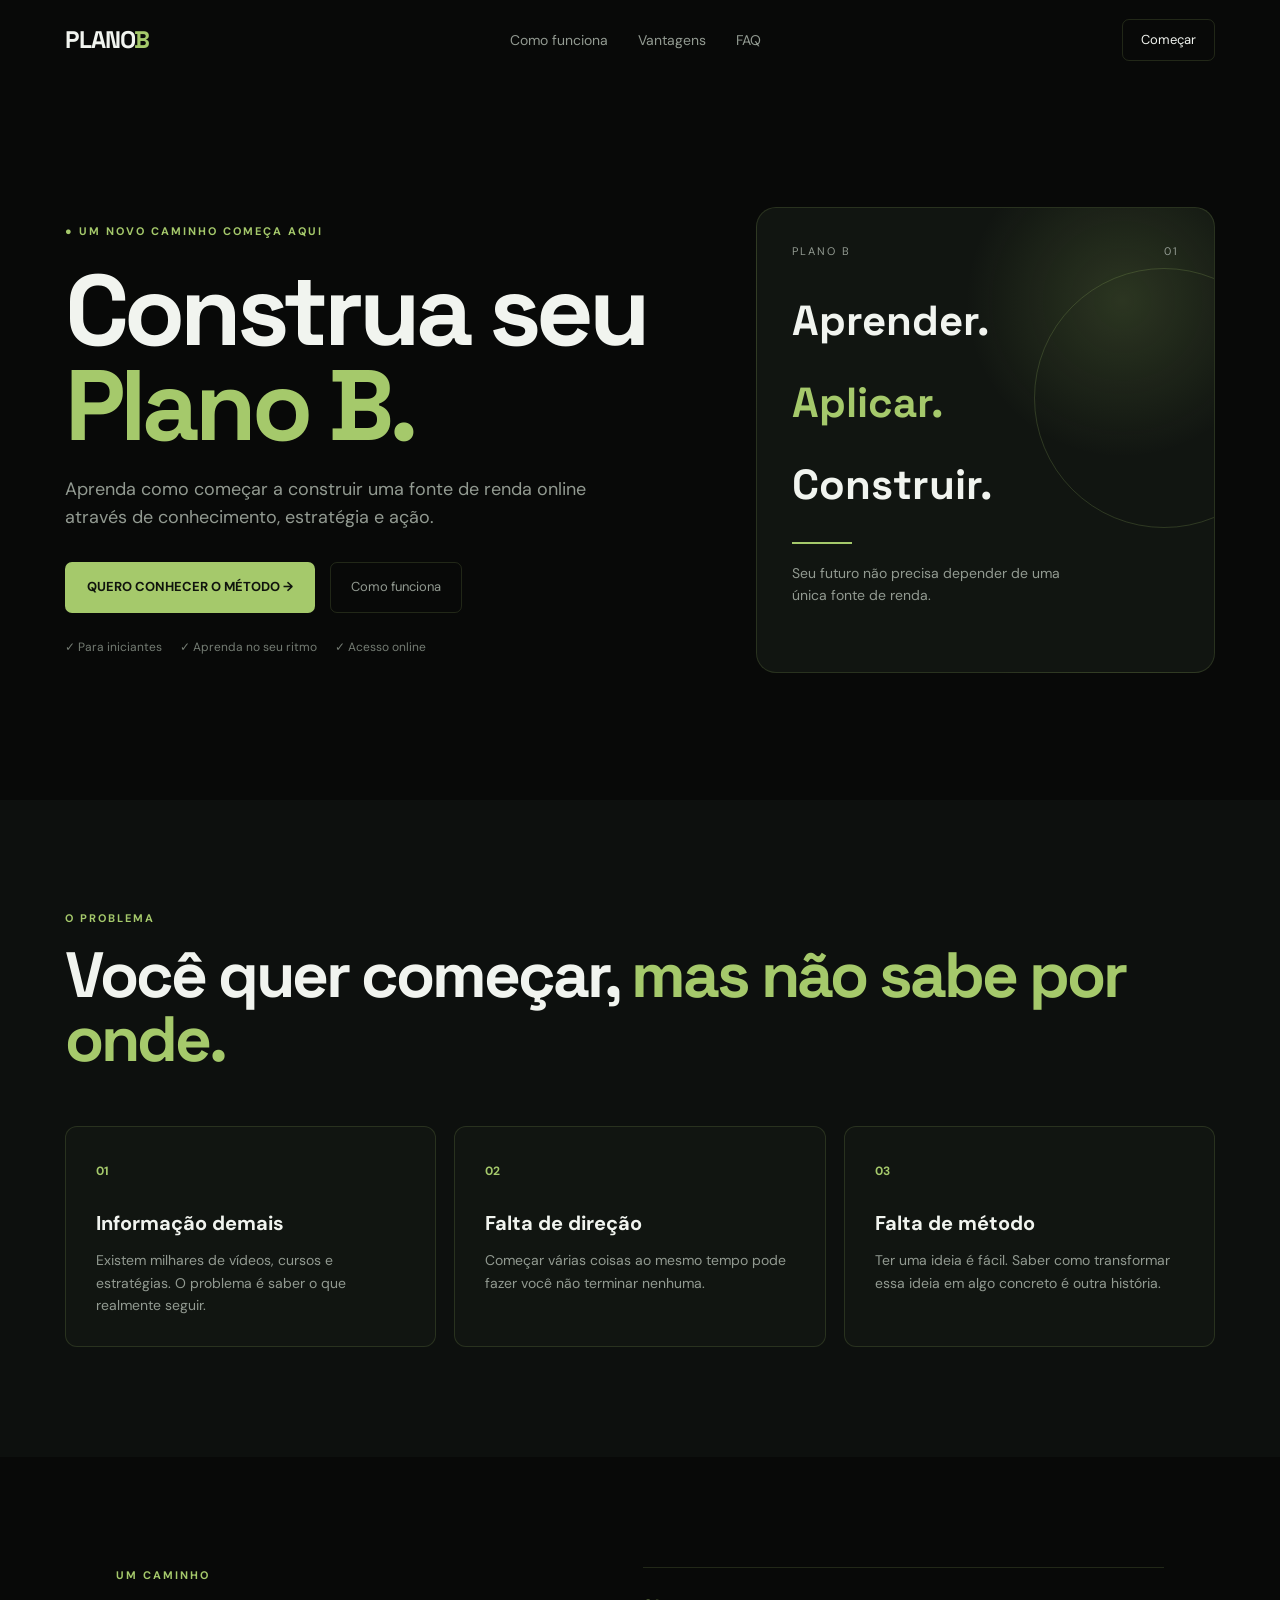
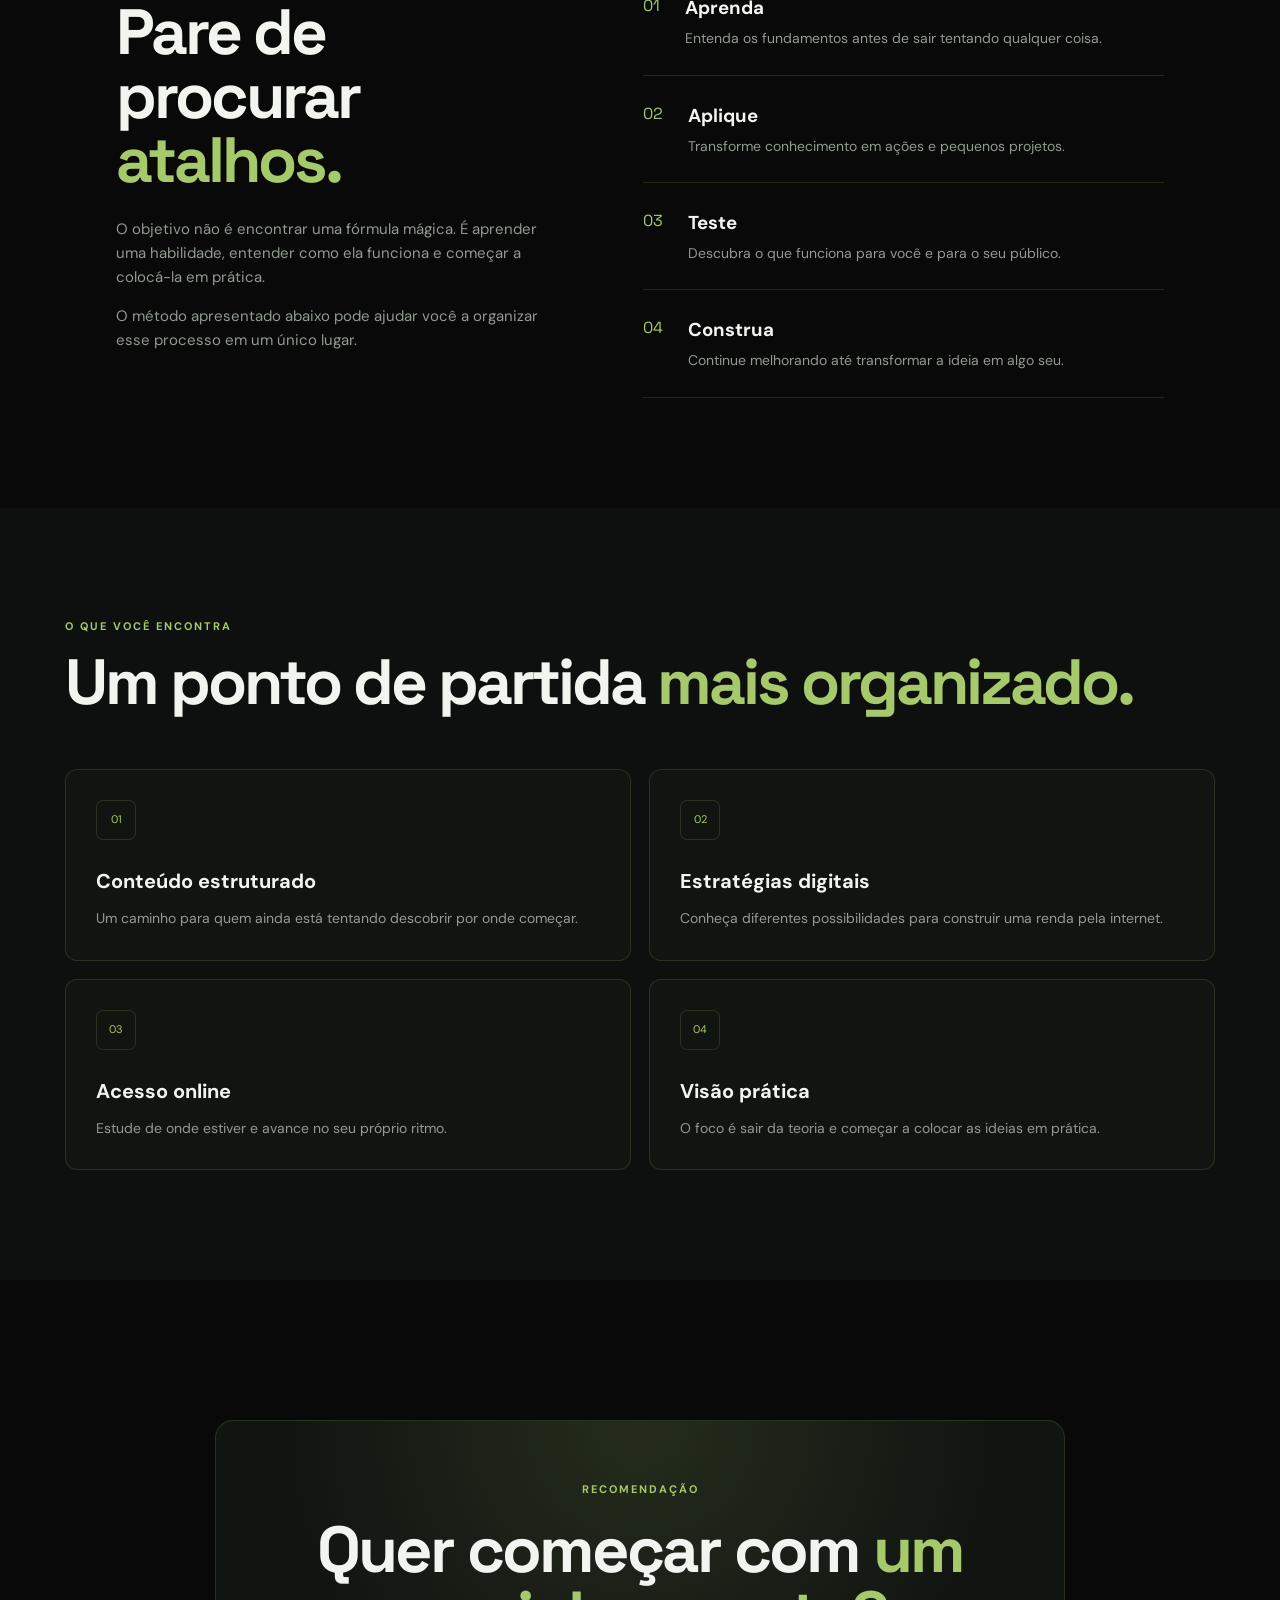
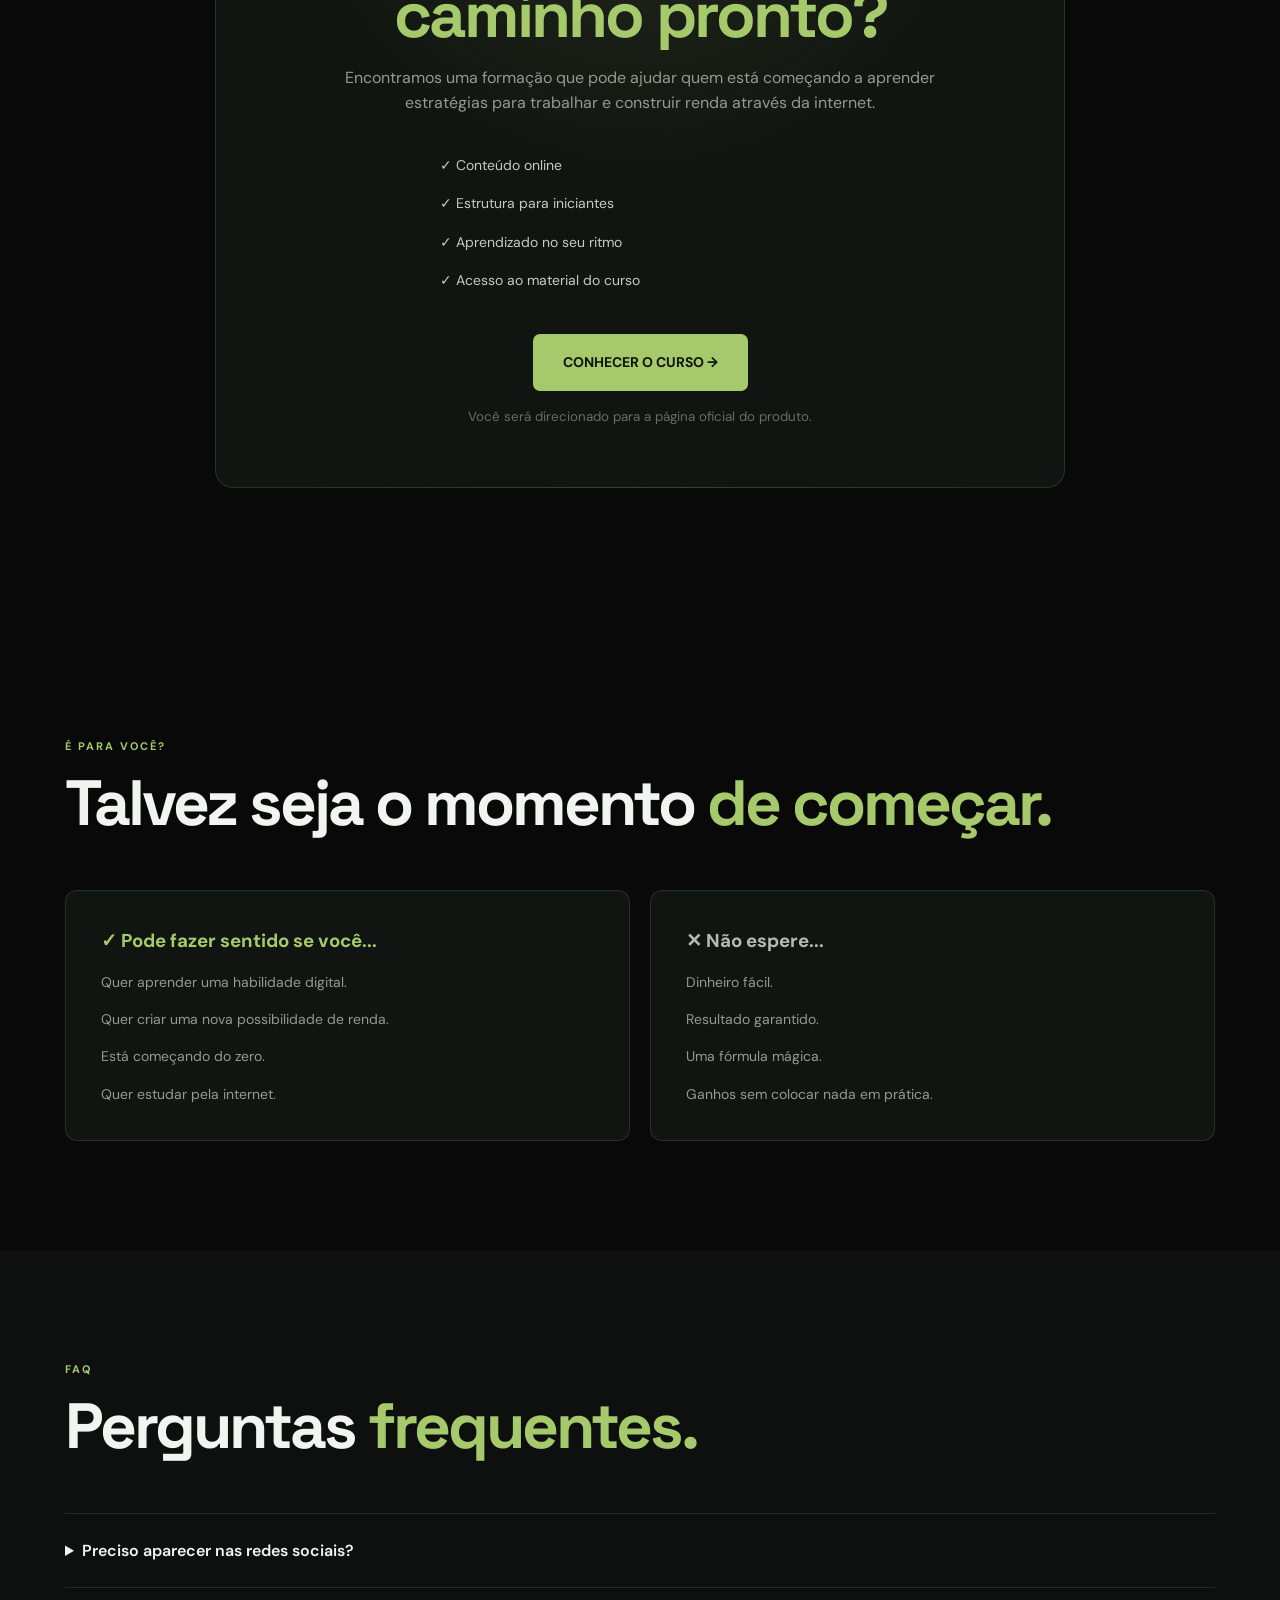
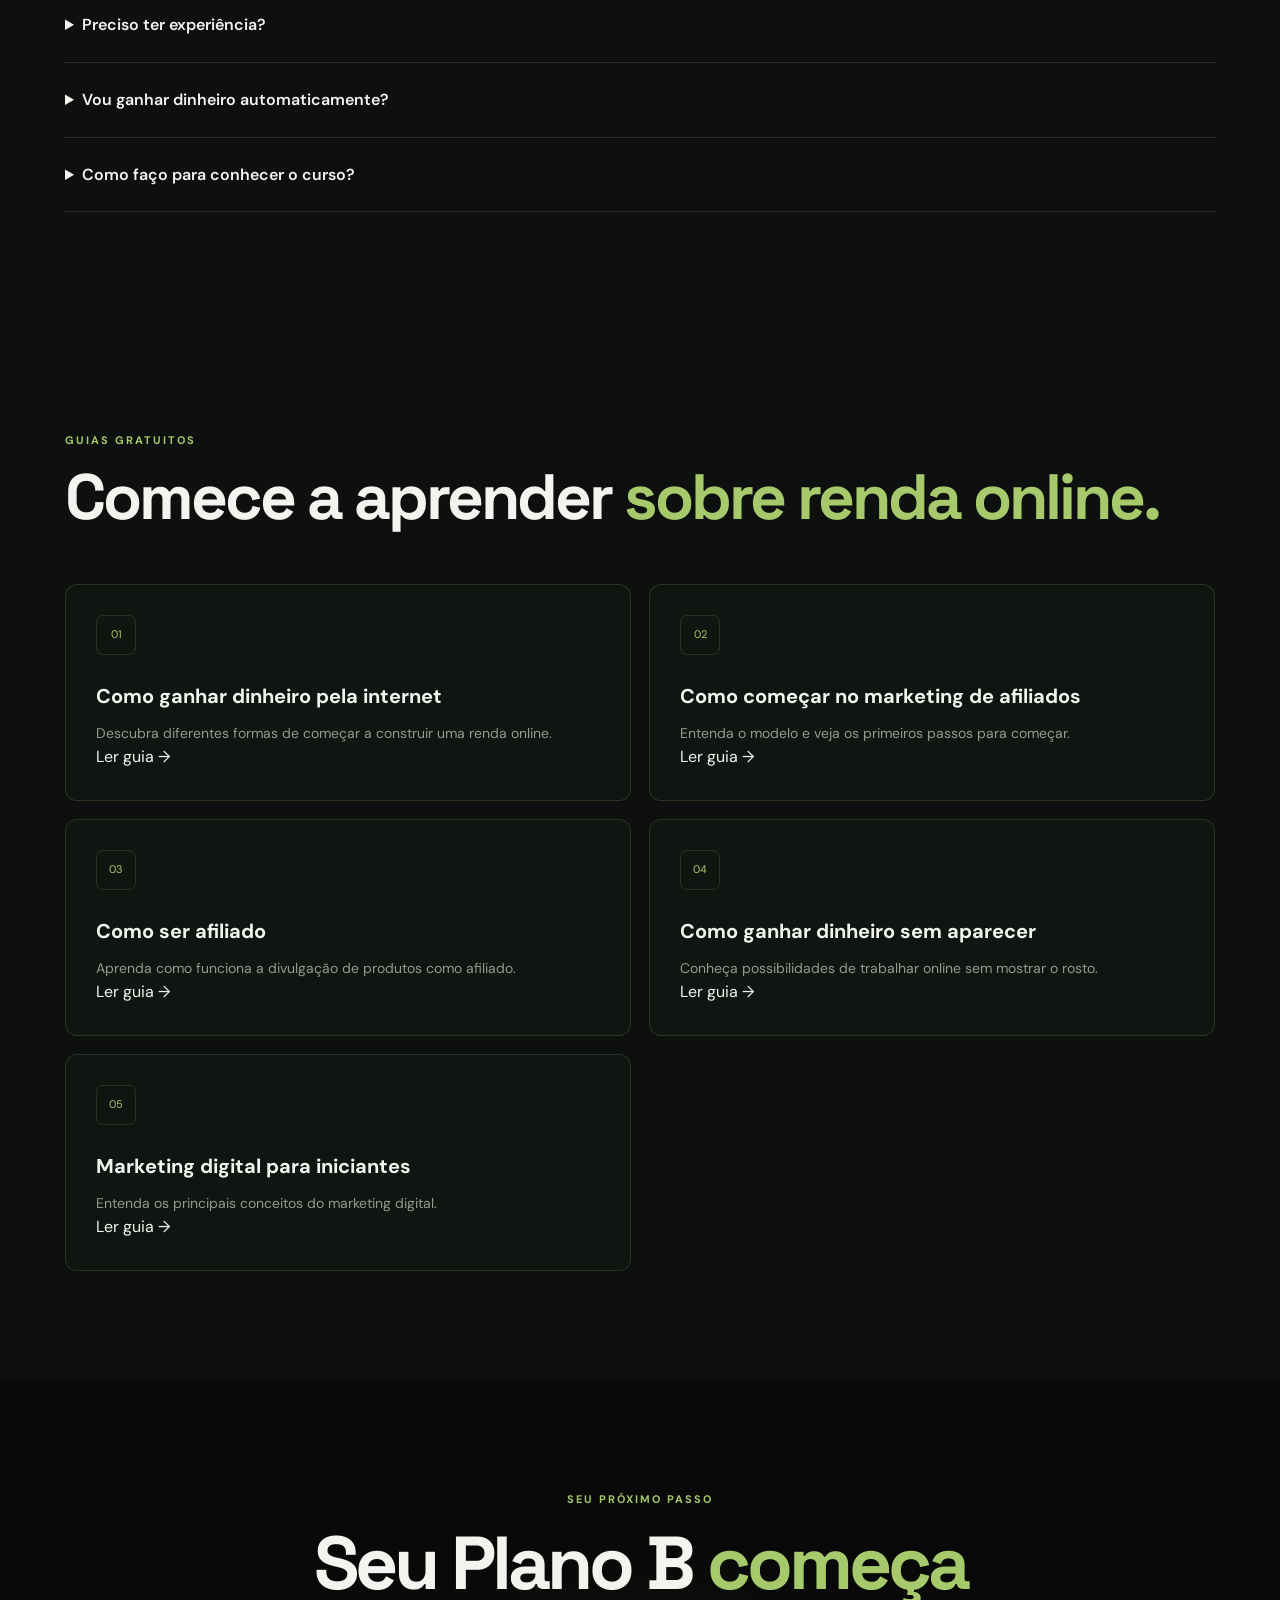
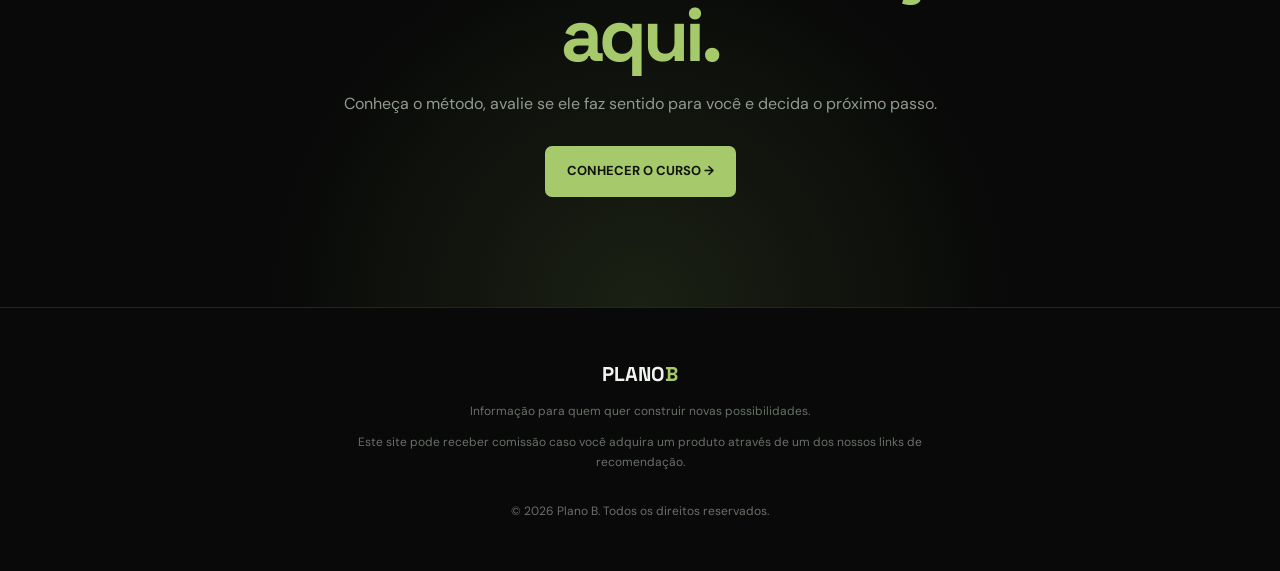
<file: index.html>
<!DOCTYPE html>
<html lang="pt-BR">
<head>
  <meta charset="UTF-8">
  <meta name="viewport" content="width=device-width, initial-scale=1.0">

  <title>Plano B | Construa sua renda online</title>
  <meta name="description" content="Descubra um caminho estruturado para começar a construir sua renda pela internet. Aprenda, aplique e desenvolva seu próprio Plano B.">

  <link rel="stylesheet" href="style.css">
</head>

<body>

  <header>
    <nav class="navbar">
      <a href="#" class="logo">PLANO<span>B</span></a>

      <div class="nav-links">
        <a href="#como-funciona">Como funciona</a>
        <a href="#vantagens">Vantagens</a>
        <a href="#faq">FAQ</a>
      </div>

      <a href="#curso" class="nav-button">Começar</a>
    </nav>
  </header>

  <main>

    <section class="hero">
      <div class="hero-content">

        <div class="badge">
          ● UM NOVO CAMINHO COMEÇA AQUI
        </div>

        <h1>
          Construa seu
          <span>Plano B.</span>
        </h1>

        <p>
          Aprenda como começar a construir uma fonte de renda online
          através de conhecimento, estratégia e ação.
        </p>

        <div class="hero-buttons">
          <a href="#curso" class="primary-button">
            QUERO CONHECER O MÉTODO →
          </a>

          <a href="#como-funciona" class="secondary-button">
            Como funciona
          </a>
        </div>

        <div class="trust">
          <span>✓ Para iniciantes</span>
          <span>✓ Aprenda no seu ritmo</span>
          <span>✓ Acesso online</span>
        </div>

      </div>

      <div class="hero-card">
        <div class="card-top">
          <span>PLANO B</span>
          <span>01</span>
        </div>

        <div class="circle"></div>

        <h3>Aprender.</h3>
        <h3>Aplicar.</h3>
        <h3>Construir.</h3>

        <div class="line"></div>

        <p>
          Seu futuro não precisa depender de uma única fonte de renda.
        </p>
      </div>
    </section>


    <section class="problem">
      <div class="section-label">O PROBLEMA</div>

      <h2>
        Você quer começar,
        <span>mas não sabe por onde.</span>
      </h2>

      <div class="problem-grid">

        <div class="problem-card">
          <strong>01</strong>
          <h3>Informação demais</h3>
          <p>
            Existem milhares de vídeos, cursos e estratégias.
            O problema é saber o que realmente seguir.
          </p>
        </div>

        <div class="problem-card">
          <strong>02</strong>
          <h3>Falta de direção</h3>
          <p>
            Começar várias coisas ao mesmo tempo pode fazer você
            não terminar nenhuma.
          </p>
        </div>

        <div class="problem-card">
          <strong>03</strong>
          <h3>Falta de método</h3>
          <p>
            Ter uma ideia é fácil. Saber como transformar essa ideia
            em algo concreto é outra história.
          </p>
        </div>

      </div>
    </section>


    <section id="como-funciona" class="method">

      <div class="method-text">
        <div class="section-label">UM CAMINHO</div>

        <h2>
          Pare de procurar
          <span>atalhos.</span>
        </h2>

        <p>
          O objetivo não é encontrar uma fórmula mágica.
          É aprender uma habilidade, entender como ela funciona
          e começar a colocá-la em prática.
        </p>

        <p>
          O método apresentado abaixo pode ajudar você a organizar
          esse processo em um único lugar.
        </p>
      </div>

      <div class="steps">

        <div class="step">
          <span>01</span>
          <div>
            <h3>Aprenda</h3>
            <p>Entenda os fundamentos antes de sair tentando qualquer coisa.</p>
          </div>
        </div>

        <div class="step">
          <span>02</span>
          <div>
            <h3>Aplique</h3>
            <p>Transforme conhecimento em ações e pequenos projetos.</p>
          </div>
        </div>

        <div class="step">
          <span>03</span>
          <div>
            <h3>Teste</h3>
            <p>Descubra o que funciona para você e para o seu público.</p>
          </div>
        </div>

        <div class="step">
          <span>04</span>
          <div>
            <h3>Construa</h3>
            <p>Continue melhorando até transformar a ideia em algo seu.</p>
          </div>
        </div>

      </div>
    </section>


    <section id="vantagens" class="benefits">

      <div class="section-label">O QUE VOCÊ ENCONTRA</div>

      <h2>
        Um ponto de partida
        <span>mais organizado.</span>
      </h2>

      <div class="benefit-grid">

        <article>
          <div class="icon">01</div>
          <h3>Conteúdo estruturado</h3>
          <p>
            Um caminho para quem ainda está tentando descobrir
            por onde começar.
          </p>
        </article>

        <article>
          <div class="icon">02</div>
          <h3>Estratégias digitais</h3>
          <p>
            Conheça diferentes possibilidades para construir
            uma renda pela internet.
          </p>
        </article>

        <article>
          <div class="icon">03</div>
          <h3>Acesso online</h3>
          <p>
            Estude de onde estiver e avance no seu próprio ritmo.
          </p>
        </article>

        <article>
          <div class="icon">04</div>
          <h3>Visão prática</h3>
          <p>
            O foco é sair da teoria e começar a colocar
            as ideias em prática.
          </p>
        </article>

      </div>
    </section>


    <section id="curso" class="offer">

      <div class="offer-box">

        <div class="offer-tag">
          RECOMENDAÇÃO
        </div>

        <h2>
          Quer começar com
          <span>um caminho pronto?</span>
        </h2>

        <p>
          Encontramos uma formação que pode ajudar quem está
          começando a aprender estratégias para trabalhar
          e construir renda através da internet.
        </p>

        <div class="offer-list">
          <div>✓ Conteúdo online</div>
          <div>✓ Estrutura para iniciantes</div>
          <div>✓ Aprendizado no seu ritmo</div>
          <div>✓ Acesso ao material do curso</div>
        </div>

        <a
          href="SEU-LINK-DE-AFILIADO"
          target="_blank"
          rel="nofollow sponsored noopener"
          class="offer-button"
        >
          CONHECER O CURSO →
        </a>

        <small>
          Você será direcionado para a página oficial do produto.
        </small>

      </div>

    </section>


    <section class="audience">

      <div class="section-label">É PARA VOCÊ?</div>

      <h2>
        Talvez seja o momento
        <span>de começar.</span>
      </h2>

      <div class="audience-grid">

        <div class="yes">
          <h3>✓ Pode fazer sentido se você...</h3>

          <p>Quer aprender uma habilidade digital.</p>
          <p>Quer criar uma nova possibilidade de renda.</p>
          <p>Está começando do zero.</p>
          <p>Quer estudar pela internet.</p>
        </div>

        <div class="no">
          <h3>✕ Não espere...</h3>

          <p>Dinheiro fácil.</p>
          <p>Resultado garantido.</p>
          <p>Uma fórmula mágica.</p>
          <p>Ganhos sem colocar nada em prática.</p>
        </div>

      </div>
    </section>


    <section id="faq" class="faq">

      <div class="section-label">FAQ</div>

      <h2>
        Perguntas
        <span>frequentes.</span>
      </h2>

      <div class="faq-list">

        <details>
          <summary>Preciso aparecer nas redes sociais?</summary>
          <p>
            Não necessariamente. Existem diferentes formas de divulgar
            projetos e produtos online.
          </p>
        </details>

        <details>
          <summary>Preciso ter experiência?</summary>
          <p>
            Não. O conteúdo recomendado é apresentado como uma opção
            para quem está começando.
          </p>
        </details>

        <details>
          <summary>Vou ganhar dinheiro automaticamente?</summary>
          <p>
            Não. Nenhum método sério pode garantir ganhos.
            Os resultados dependem da execução, estratégia,
            mercado e outros fatores.
          </p>
        </details>

        <details>
          <summary>Como faço para conhecer o curso?</summary>
          <p>
            Clique no botão abaixo. Você será levado para a página
            oficial onde poderá conferir todos os detalhes.
          </p>
        </details>

      </div>

    </section>
<section class="benefits">

  <div class="section-label">GUIAS GRATUITOS</div>

  <h2>
    Comece a aprender
    <span>sobre renda online.</span>
  </h2>

  <div class="benefit-grid">

    <article>
      <div class="icon">01</div>
      <h3>Como ganhar dinheiro pela internet</h3>
      <p>
        Descubra diferentes formas de começar a construir uma renda online.
      </p>
      <a href="como-ganhar-dinheiro-online.html">
        Ler guia →
      </a>
    </article>

    <article>
      <div class="icon">02</div>
      <h3>Como começar no marketing de afiliados</h3>
      <p>
        Entenda o modelo e veja os primeiros passos para começar.
      </p>
      <a href="como-comecar-no-marketing-de-afiliados.html">
        Ler guia →
      </a>
    </article>

    <article>
      <div class="icon">03</div>
      <h3>Como ser afiliado</h3>
      <p>
        Aprenda como funciona a divulgação de produtos como afiliado.
      </p>
      <a href="como-ser-afiliado.html">
        Ler guia →
      </a>
    </article>

    <article>
      <div class="icon">04</div>
      <h3>Como ganhar dinheiro sem aparecer</h3>
      <p>
        Conheça possibilidades de trabalhar online sem mostrar o rosto.
      </p>
      <a href="como-ganhar-dinheiro-sem-aparecer.html">
        Ler guia →
      </a>
    </article>

    <article>
      <div class="icon">05</div>
      <h3>Marketing digital para iniciantes</h3>
      <p>
        Entenda os principais conceitos do marketing digital.
      </p>
      <a href="marketing-digital-para-iniciantes.html">
        Ler guia →
      </a>
    </article>

  </div>

</section>

    <section class="final-cta">

      <div class="final-content">

        <div class="section-label">SEU PRÓXIMO PASSO</div>

        <h2>
          Seu Plano B
          <span>começa aqui.</span>
        </h2>

        <p>
          Conheça o método, avalie se ele faz sentido para você
          e decida o próximo passo.
        </p>

        <a
          href="SEU-LINK-DE-AFILIADO"
          target="_blank"
          rel="nofollow sponsored noopener"
          class="primary-button"
        >
          CONHECER O CURSO →
        </a>

      </div>

    </section>

  </main>


  <footer>

    <div class="footer-logo">
      PLANO<span>B</span>
    </div>

    <p>
      Informação para quem quer construir novas possibilidades.
    </p>

    <p class="disclosure">
      Este site pode receber comissão caso você adquira um produto
      através de um dos nossos links de recomendação.
    </p>

    <p class="copyright">
      © 2026 Plano B. Todos os direitos reservados.
    </p>

  </footer>

  <script src="script.js"></script>

</body>
          </html>
</file>
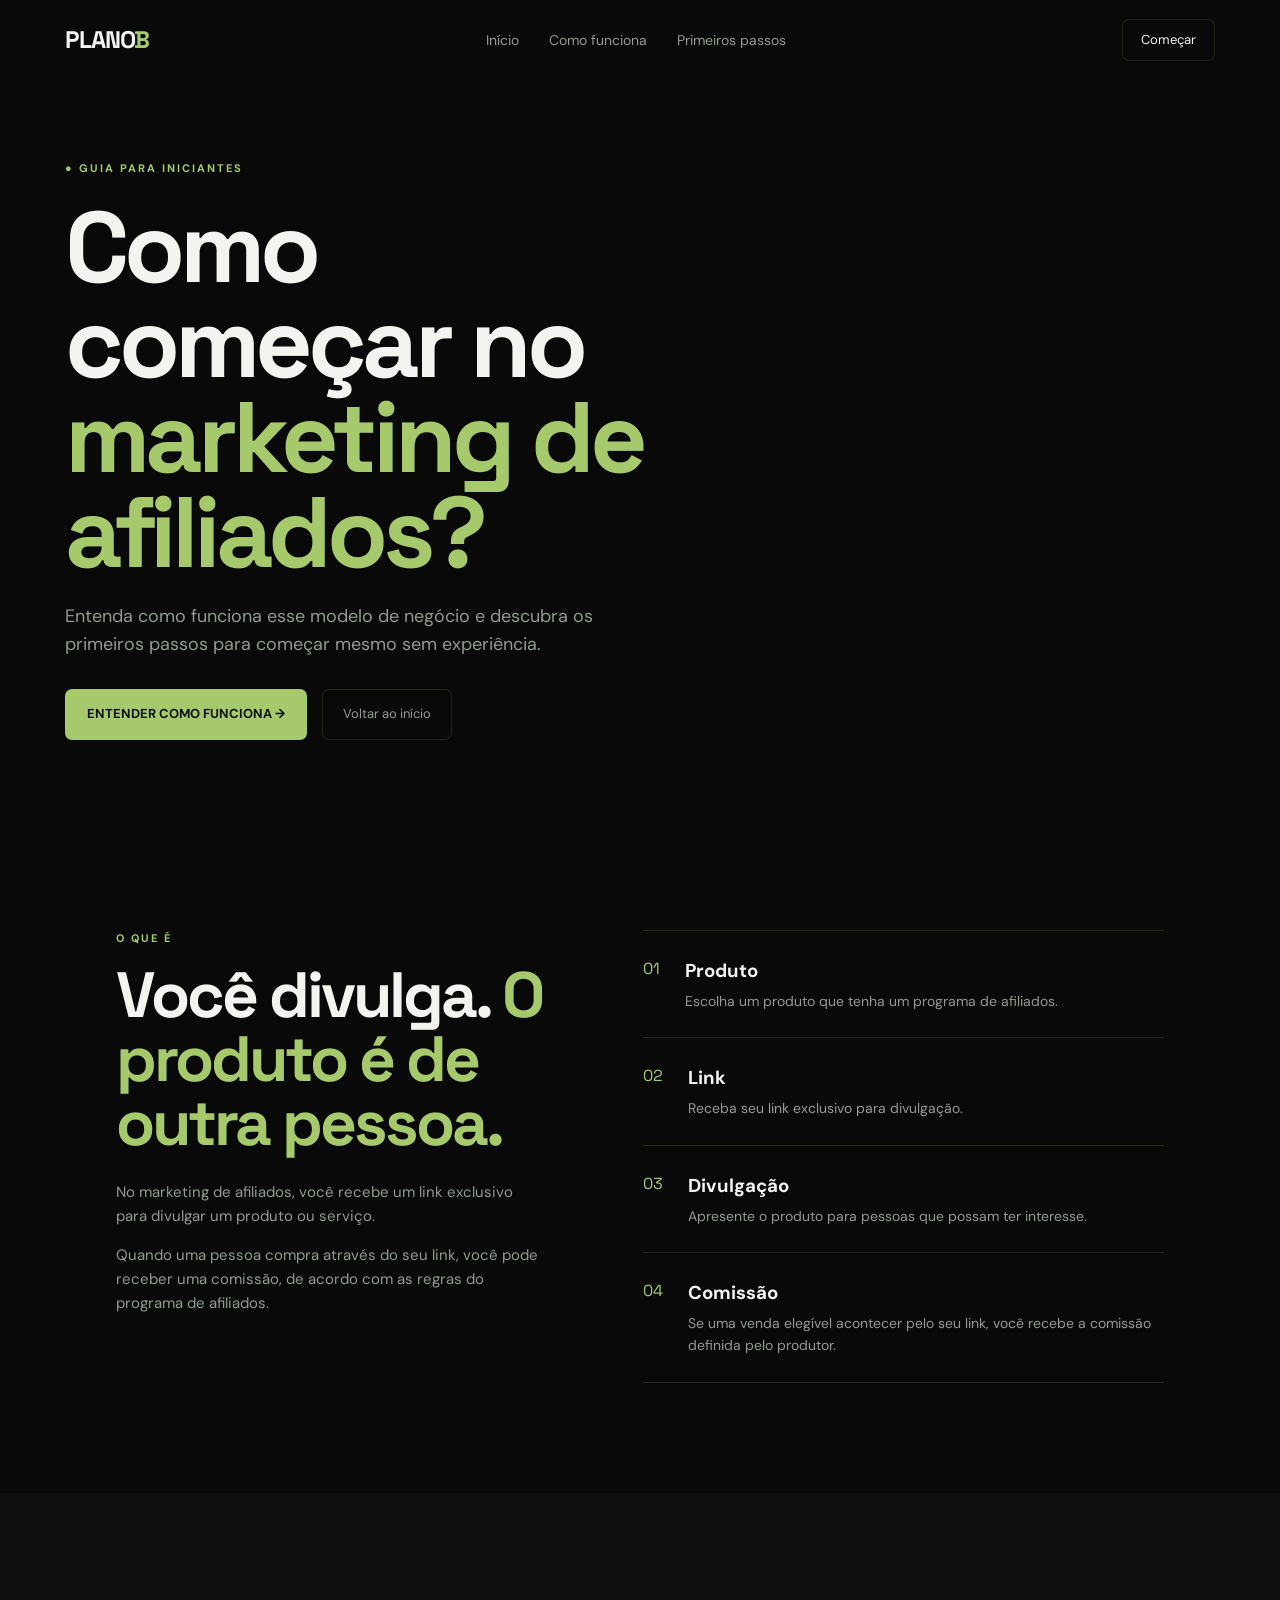
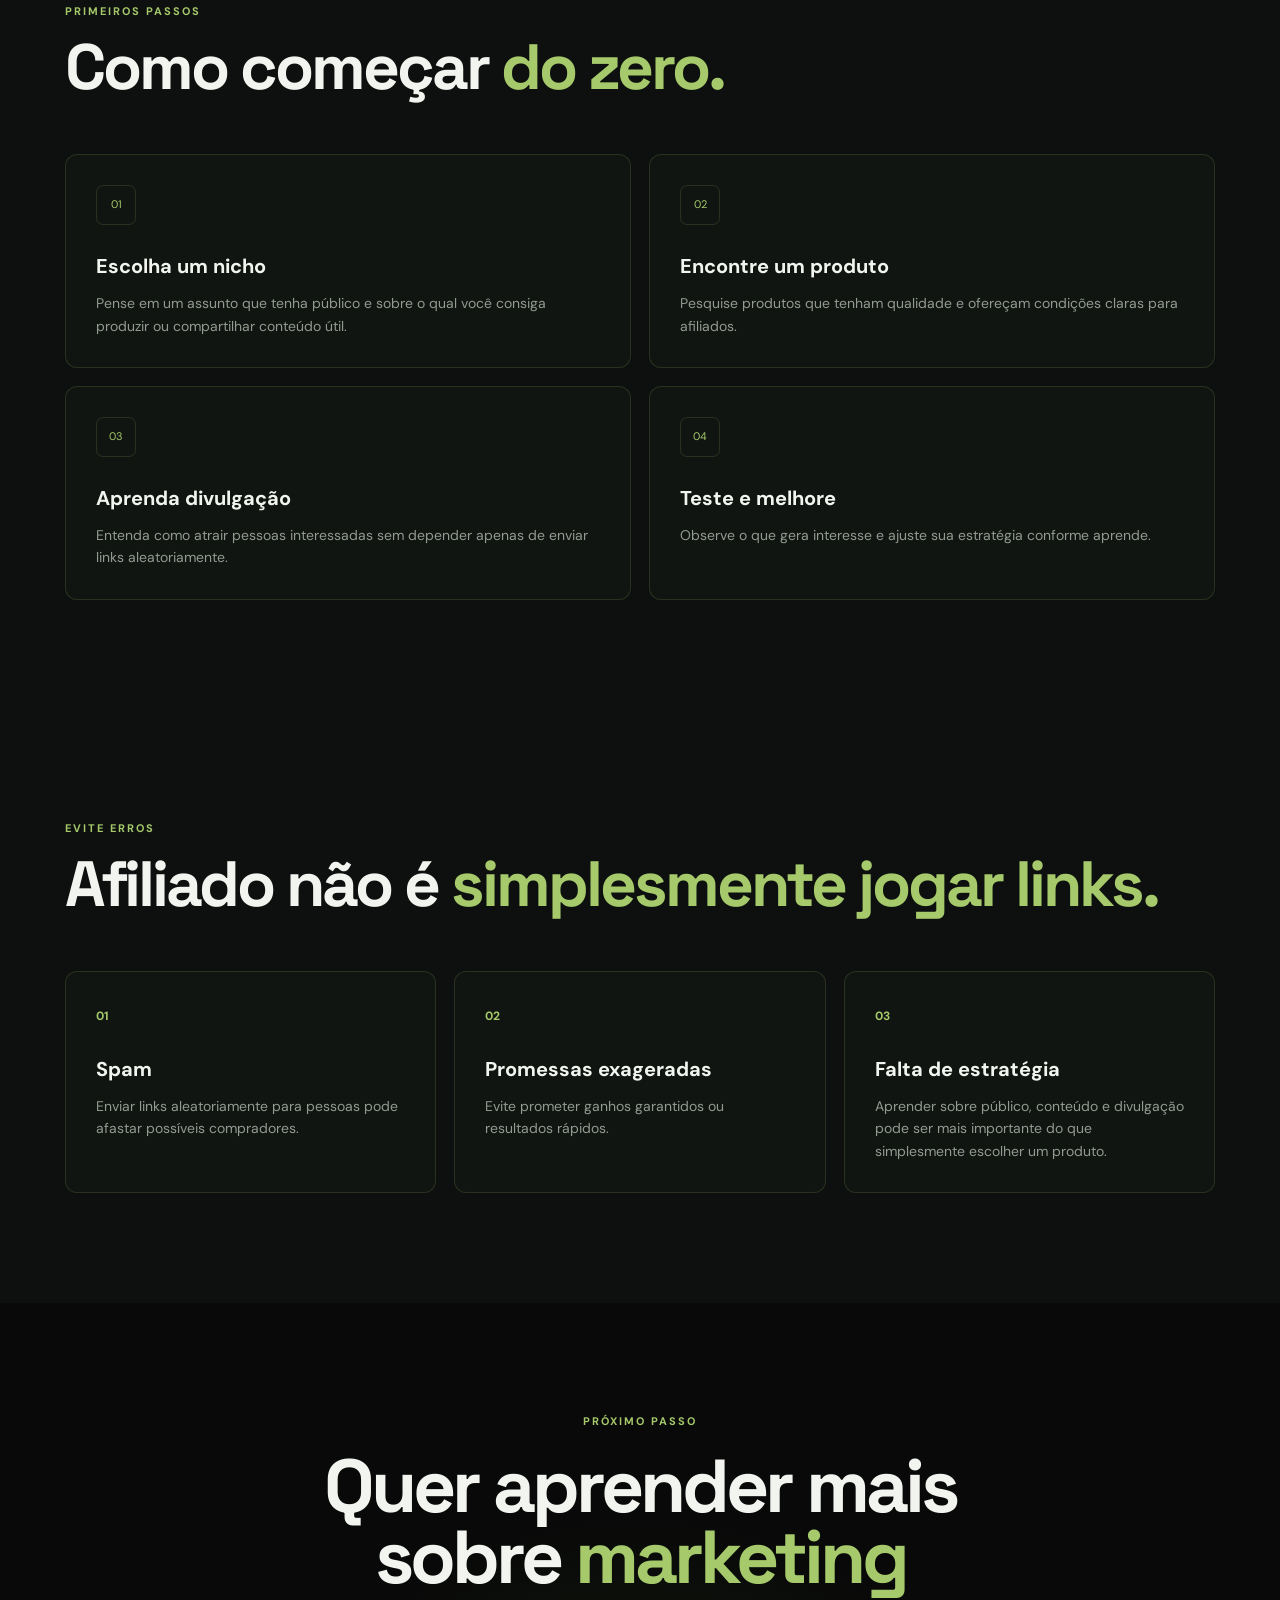
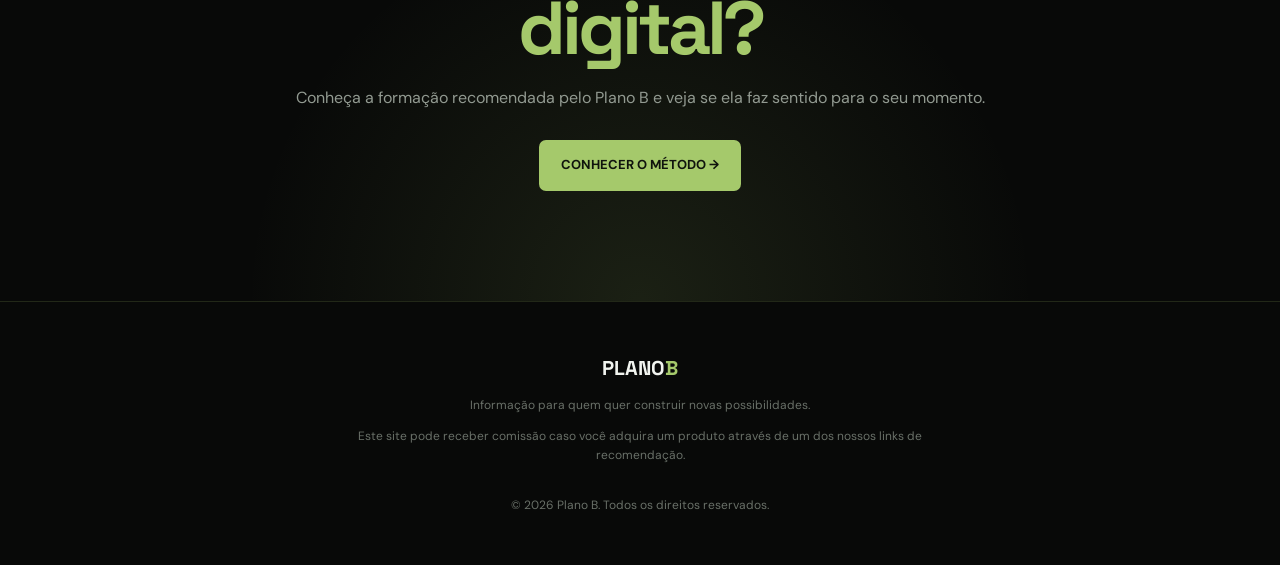
<file: como-comecar-no-marketing-de-afiliados.html>
<!DOCTYPE html><html lang="pt-BR">
<head>
  <meta charset="UTF-8">
  <meta name="viewport" content="width=device-width, initial-scale=1.0">  <title>Como Começar no Marketing de Afiliados | Plano B</title>
  <meta name="description" content="Aprenda como começar no marketing de afiliados do zero, entender como funciona e dar os primeiros passos pela internet.">  <link rel="stylesheet" href="style.css">
</head><body>  <header>
    <nav class="navbar">
      <a href="index.html" class="logo">PLANO<span>B</span></a>  <div class="nav-links">
    <a href="index.html">Início</a>
    <a href="#como-funciona">Como funciona</a>
    <a href="#passos">Primeiros passos</a>
  </div>

  <a href="index.html#curso" class="nav-button">Começar</a>
</nav>

  </header>  <main><section class="hero">

  <div class="hero-content">

    <div class="badge">
      ● GUIA PARA INICIANTES
    </div>

    <h1>
      Como começar no
      <span>marketing de afiliados?</span>
    </h1>

    <p>
      Entenda como funciona esse modelo de negócio e descubra
      os primeiros passos para começar mesmo sem experiência.
    </p>

    <div class="hero-buttons">

      <a href="#como-funciona" class="primary-button">
        ENTENDER COMO FUNCIONA →
      </a>

      <a href="index.html" class="secondary-button">
        Voltar ao início
      </a>

    </div>

  </div>

</section>


<section id="como-funciona" class="method">

  <div class="method-text">

    <div class="section-label">
      O QUE É
    </div>

    <h2>
      Você divulga.
      <span>O produto é de outra pessoa.</span>
    </h2>

    <p>
      No marketing de afiliados, você recebe um link exclusivo
      para divulgar um produto ou serviço.
    </p>

    <p>
      Quando uma pessoa compra através do seu link, você pode
      receber uma comissão, de acordo com as regras do programa
      de afiliados.
    </p>

  </div>


  <div class="steps">

    <div class="step">
      <span>01</span>

      <div>
        <h3>Produto</h3>

        <p>
          Escolha um produto que tenha um programa de afiliados.
        </p>
      </div>
    </div>


    <div class="step">
      <span>02</span>

      <div>
        <h3>Link</h3>

        <p>
          Receba seu link exclusivo para divulgação.
        </p>
      </div>
    </div>


    <div class="step">
      <span>03</span>

      <div>
        <h3>Divulgação</h3>

        <p>
          Apresente o produto para pessoas que possam ter interesse.
        </p>
      </div>
    </div>


    <div class="step">
      <span>04</span>

      <div>
        <h3>Comissão</h3>

        <p>
          Se uma venda elegível acontecer pelo seu link,
          você recebe a comissão definida pelo produtor.
        </p>
      </div>
    </div>

  </div>

</section>


<section id="passos" class="benefits">

  <div class="section-label">
    PRIMEIROS PASSOS
  </div>

  <h2>
    Como começar
    <span>do zero.</span>
  </h2>


  <div class="benefit-grid">

    <article>

      <div class="icon">
        01
      </div>

      <h3>Escolha um nicho</h3>

      <p>
        Pense em um assunto que tenha público e sobre o qual
        você consiga produzir ou compartilhar conteúdo útil.
      </p>

    </article>


    <article>

      <div class="icon">
        02
      </div>

      <h3>Encontre um produto</h3>

      <p>
        Pesquise produtos que tenham qualidade e ofereçam
        condições claras para afiliados.
      </p>

    </article>


    <article>

      <div class="icon">
        03
      </div>

      <h3>Aprenda divulgação</h3>

      <p>
        Entenda como atrair pessoas interessadas sem depender
        apenas de enviar links aleatoriamente.
      </p>

    </article>


    <article>

      <div class="icon">
        04
      </div>

      <h3>Teste e melhore</h3>

      <p>
        Observe o que gera interesse e ajuste sua estratégia
        conforme aprende.
      </p>

    </article>

  </div>

</section>


<section class="problem">

  <div class="section-label">
    EVITE ERROS
  </div>

  <h2>
    Afiliado não é
    <span>simplesmente jogar links.</span>
  </h2>


  <div class="problem-grid">

    <div class="problem-card">

      <strong>01</strong>

      <h3>Spam</h3>

      <p>
        Enviar links aleatoriamente para pessoas pode afastar
        possíveis compradores.
      </p>

    </div>


    <div class="problem-card">

      <strong>02</strong>

      <h3>Promessas exageradas</h3>

      <p>
        Evite prometer ganhos garantidos ou resultados rápidos.
      </p>

    </div>


    <div class="problem-card">

      <strong>03</strong>

      <h3>Falta de estratégia</h3>

      <p>
        Aprender sobre público, conteúdo e divulgação pode ser
        mais importante do que simplesmente escolher um produto.
      </p>

    </div>

  </div>

</section>


<section class="final-cta">

  <div class="final-content">

    <div class="section-label">
      PRÓXIMO PASSO
    </div>

    <h2>
      Quer aprender mais sobre
      <span>marketing digital?</span>
    </h2>

    <p>
      Conheça a formação recomendada pelo Plano B e veja
      se ela faz sentido para o seu momento.
    </p>

    <a
      href="index.html#curso"
      class="primary-button"
    >
      CONHECER O MÉTODO →
    </a>

  </div>

</section>

  </main>  <footer><div class="footer-logo">
  PLANO<span>B</span>
</div>

<p>
  Informação para quem quer construir novas possibilidades.
</p>

<p class="disclosure">
  Este site pode receber comissão caso você adquira um produto
  através de um dos nossos links de recomendação.
</p>

<p class="copyright">
  © 2026 Plano B. Todos os direitos reservados.
</p>

  </footer>  <script src="script.js"></script></body>
</html>
</file>
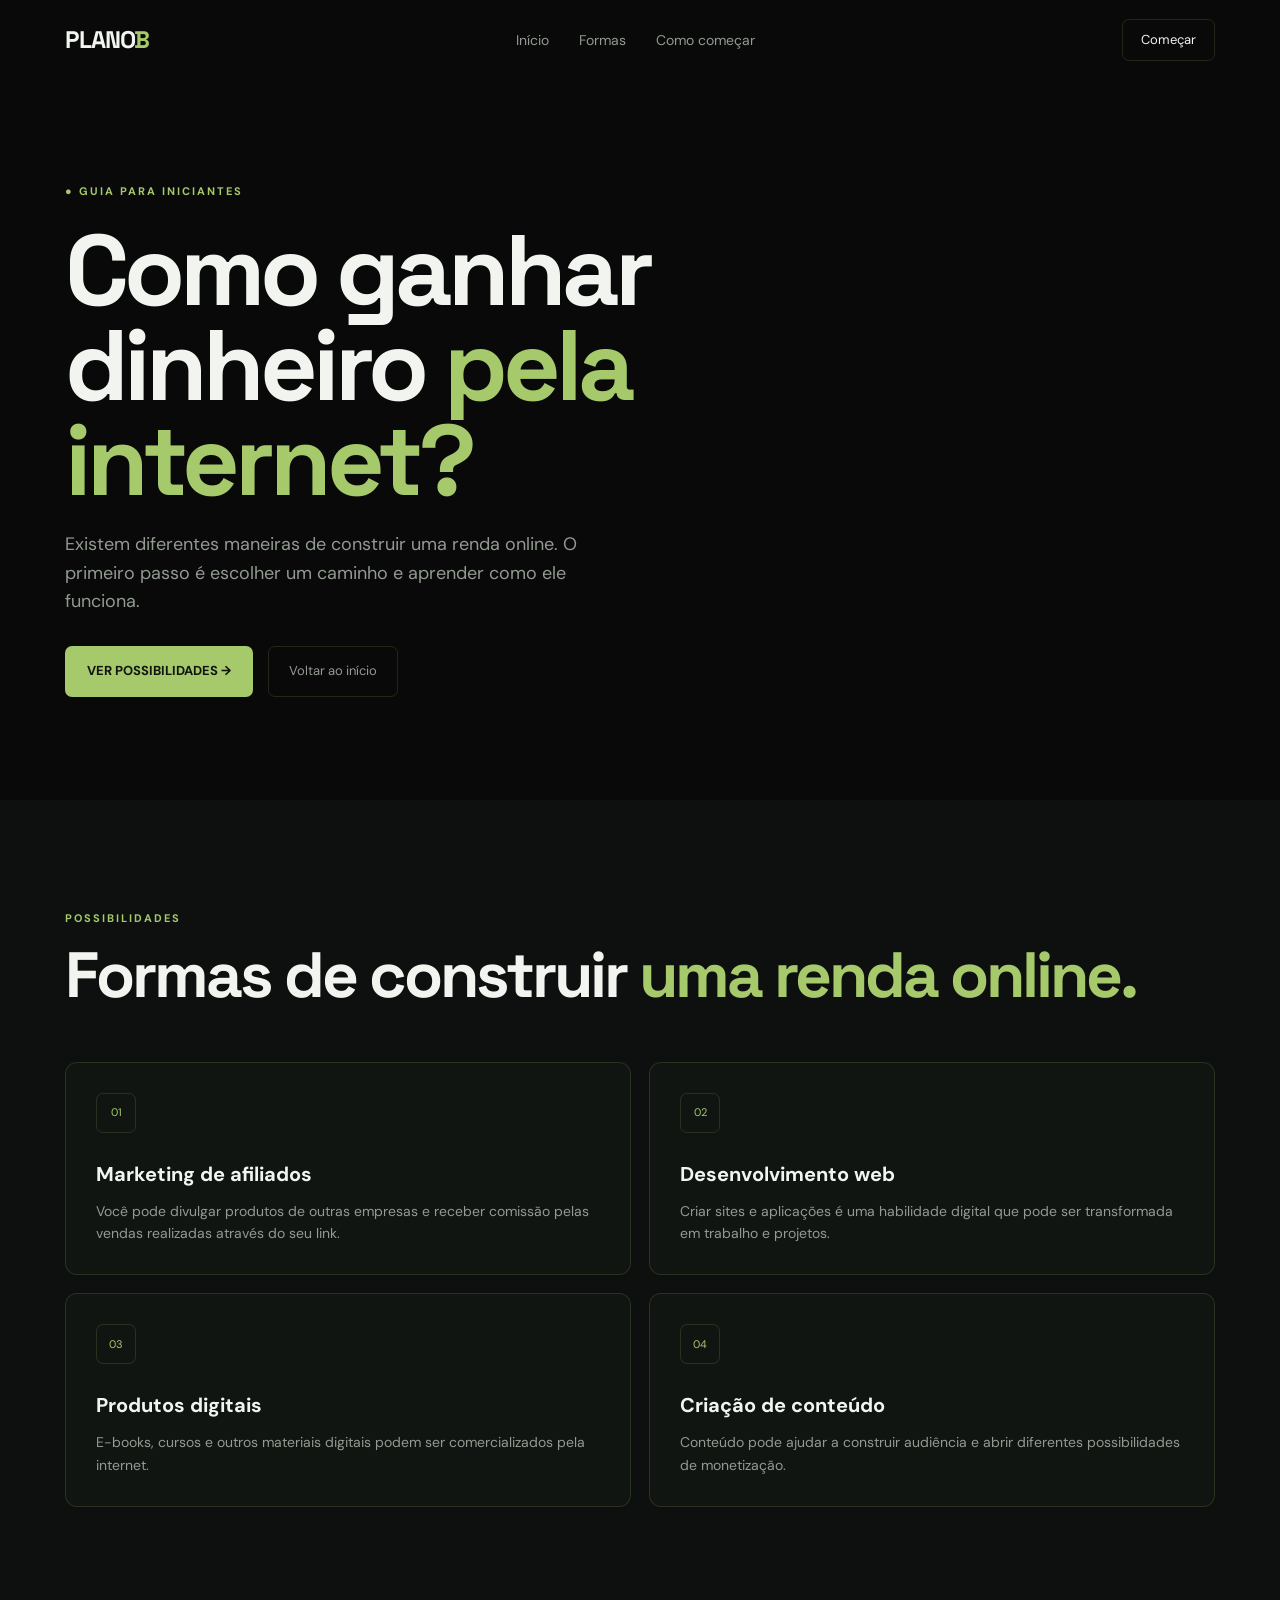
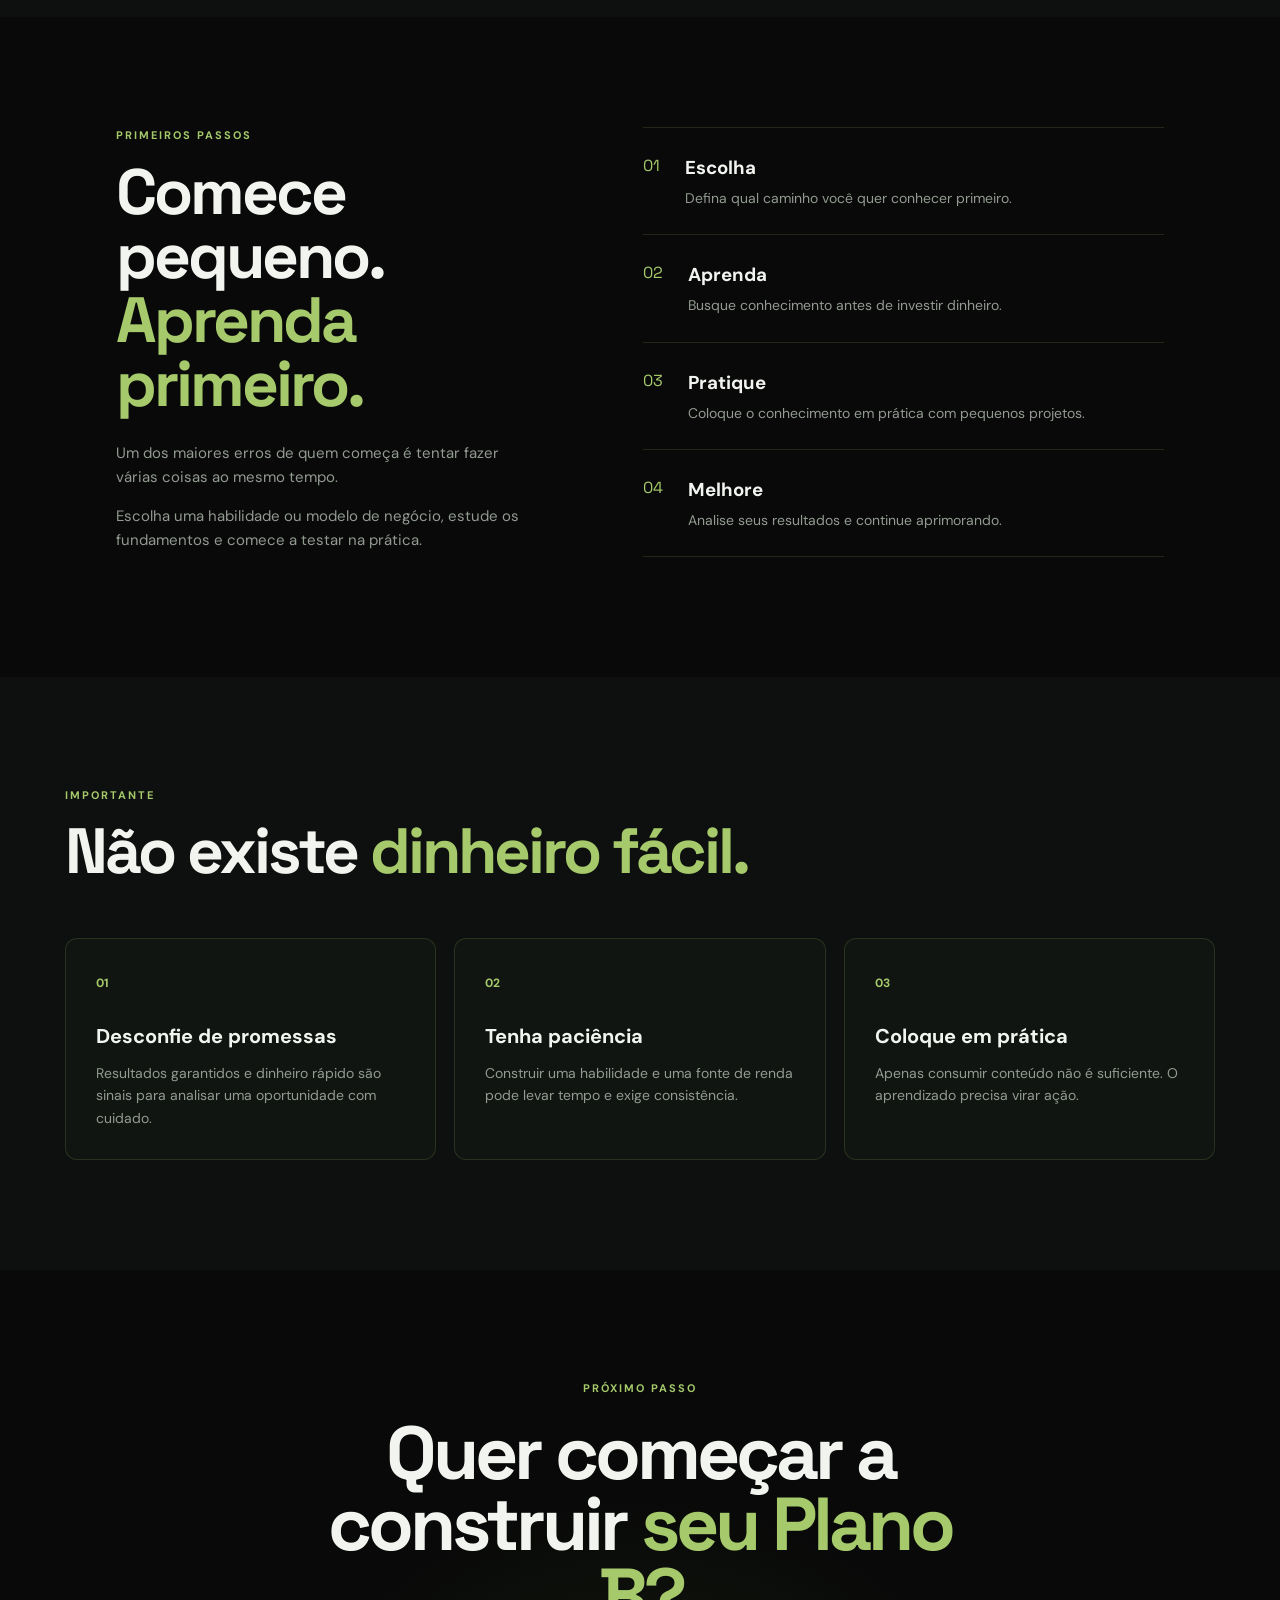
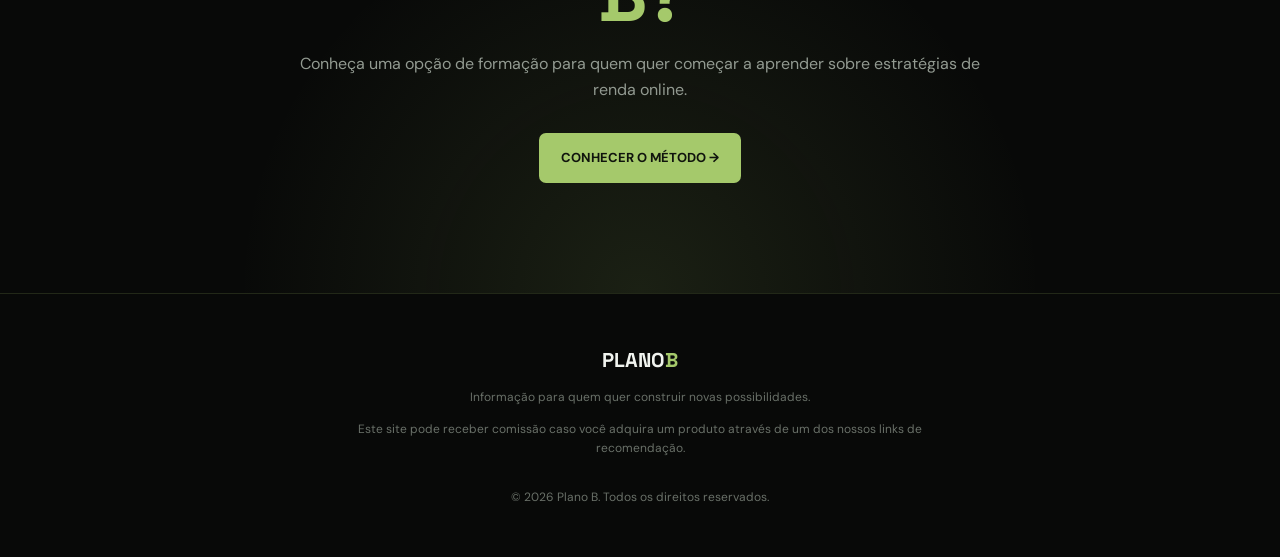
<file: como-ganhar-dinheiro-online.html>
<!DOCTYPE html><html lang="pt-BR">
<head>
  <meta charset="UTF-8">
  <meta name="viewport" content="width=device-width, initial-scale=1.0">  <title>Como Ganhar Dinheiro pela Internet | Plano B</title>
  <meta name="description" content="Descubra formas realistas de começar a ganhar dinheiro pela internet e veja como construir seu Plano B do zero.">  <link rel="stylesheet" href="style.css">
</head><body>  <header>
    <nav class="navbar">
      <a href="index.html" class="logo">PLANO<span>B</span></a>  <div class="nav-links">
    <a href="index.html">Início</a>
    <a href="#formas">Formas</a>
    <a href="#passos">Como começar</a>
  </div>

  <a href="index.html#curso" class="nav-button">Começar</a>
</nav>

  </header>  <main><section class="hero">
  <div class="hero-content">

    <div class="badge">
      ● GUIA PARA INICIANTES
    </div>

    <h1>
      Como ganhar dinheiro
      <span>pela internet?</span>
    </h1>

    <p>
      Existem diferentes maneiras de construir uma renda online.
      O primeiro passo é escolher um caminho e aprender como ele funciona.
    </p>

    <div class="hero-buttons">
      <a href="#formas" class="primary-button">
        VER POSSIBILIDADES →
      </a>

      <a href="index.html" class="secondary-button">
        Voltar ao início
      </a>
    </div>

  </div>
</section>


<section id="formas" class="benefits">

  <div class="section-label">POSSIBILIDADES</div>

  <h2>
    Formas de construir
    <span>uma renda online.</span>
  </h2>

  <div class="benefit-grid">

    <article>
      <div class="icon">01</div>
      <h3>Marketing de afiliados</h3>
      <p>
        Você pode divulgar produtos de outras empresas e receber
        comissão pelas vendas realizadas através do seu link.
      </p>
    </article>

    <article>
      <div class="icon">02</div>
      <h3>Desenvolvimento web</h3>
      <p>
        Criar sites e aplicações é uma habilidade digital que pode
        ser transformada em trabalho e projetos.
      </p>
    </article>

    <article>
      <div class="icon">03</div>
      <h3>Produtos digitais</h3>
      <p>
        E-books, cursos e outros materiais digitais podem ser
        comercializados pela internet.
      </p>
    </article>

    <article>
      <div class="icon">04</div>
      <h3>Criação de conteúdo</h3>
      <p>
        Conteúdo pode ajudar a construir audiência e abrir
        diferentes possibilidades de monetização.
      </p>
    </article>

  </div>

</section>


<section id="passos" class="method">

  <div class="method-text">

    <div class="section-label">PRIMEIROS PASSOS</div>

    <h2>
      Comece pequeno.
      <span>Aprenda primeiro.</span>
    </h2>

    <p>
      Um dos maiores erros de quem começa é tentar fazer várias
      coisas ao mesmo tempo.
    </p>

    <p>
      Escolha uma habilidade ou modelo de negócio, estude os
      fundamentos e comece a testar na prática.
    </p>

  </div>

  <div class="steps">

    <div class="step">
      <span>01</span>
      <div>
        <h3>Escolha</h3>
        <p>Defina qual caminho você quer conhecer primeiro.</p>
      </div>
    </div>

    <div class="step">
      <span>02</span>
      <div>
        <h3>Aprenda</h3>
        <p>Busque conhecimento antes de investir dinheiro.</p>
      </div>
    </div>

    <div class="step">
      <span>03</span>
      <div>
        <h3>Pratique</h3>
        <p>Coloque o conhecimento em prática com pequenos projetos.</p>
      </div>
    </div>

    <div class="step">
      <span>04</span>
      <div>
        <h3>Melhore</h3>
        <p>Analise seus resultados e continue aprimorando.</p>
      </div>
    </div>

  </div>

</section>


<section class="problem">

  <div class="section-label">IMPORTANTE</div>

  <h2>
    Não existe
    <span>dinheiro fácil.</span>
  </h2>

  <div class="problem-grid">

    <div class="problem-card">
      <strong>01</strong>
      <h3>Desconfie de promessas</h3>
      <p>
        Resultados garantidos e dinheiro rápido são sinais para
        analisar uma oportunidade com cuidado.
      </p>
    </div>

    <div class="problem-card">
      <strong>02</strong>
      <h3>Tenha paciência</h3>
      <p>
        Construir uma habilidade e uma fonte de renda pode levar
        tempo e exige consistência.
      </p>
    </div>

    <div class="problem-card">
      <strong>03</strong>
      <h3>Coloque em prática</h3>
      <p>
        Apenas consumir conteúdo não é suficiente. O aprendizado
        precisa virar ação.
      </p>
    </div>

  </div>

</section>


<section class="final-cta">

  <div class="final-content">

    <div class="section-label">PRÓXIMO PASSO</div>

    <h2>
      Quer começar a construir
      <span>seu Plano B?</span>
    </h2>

    <p>
      Conheça uma opção de formação para quem quer começar
      a aprender sobre estratégias de renda online.
    </p>

    <a
      href="index.html#curso"
      class="primary-button"
    >
      CONHECER O MÉTODO →
    </a>

  </div>

</section>

  </main>  <footer><div class="footer-logo">
  PLANO<span>B</span>
</div>

<p>
  Informação para quem quer construir novas possibilidades.
</p>

<p class="disclosure">
  Este site pode receber comissão caso você adquira um produto
  através de um dos nossos links de recomendação.
</p>

<p class="copyright">
  © 2026 Plano B. Todos os direitos reservados.
</p>

  </footer>  <script src="script.js"></script></body>
</html>
</file>
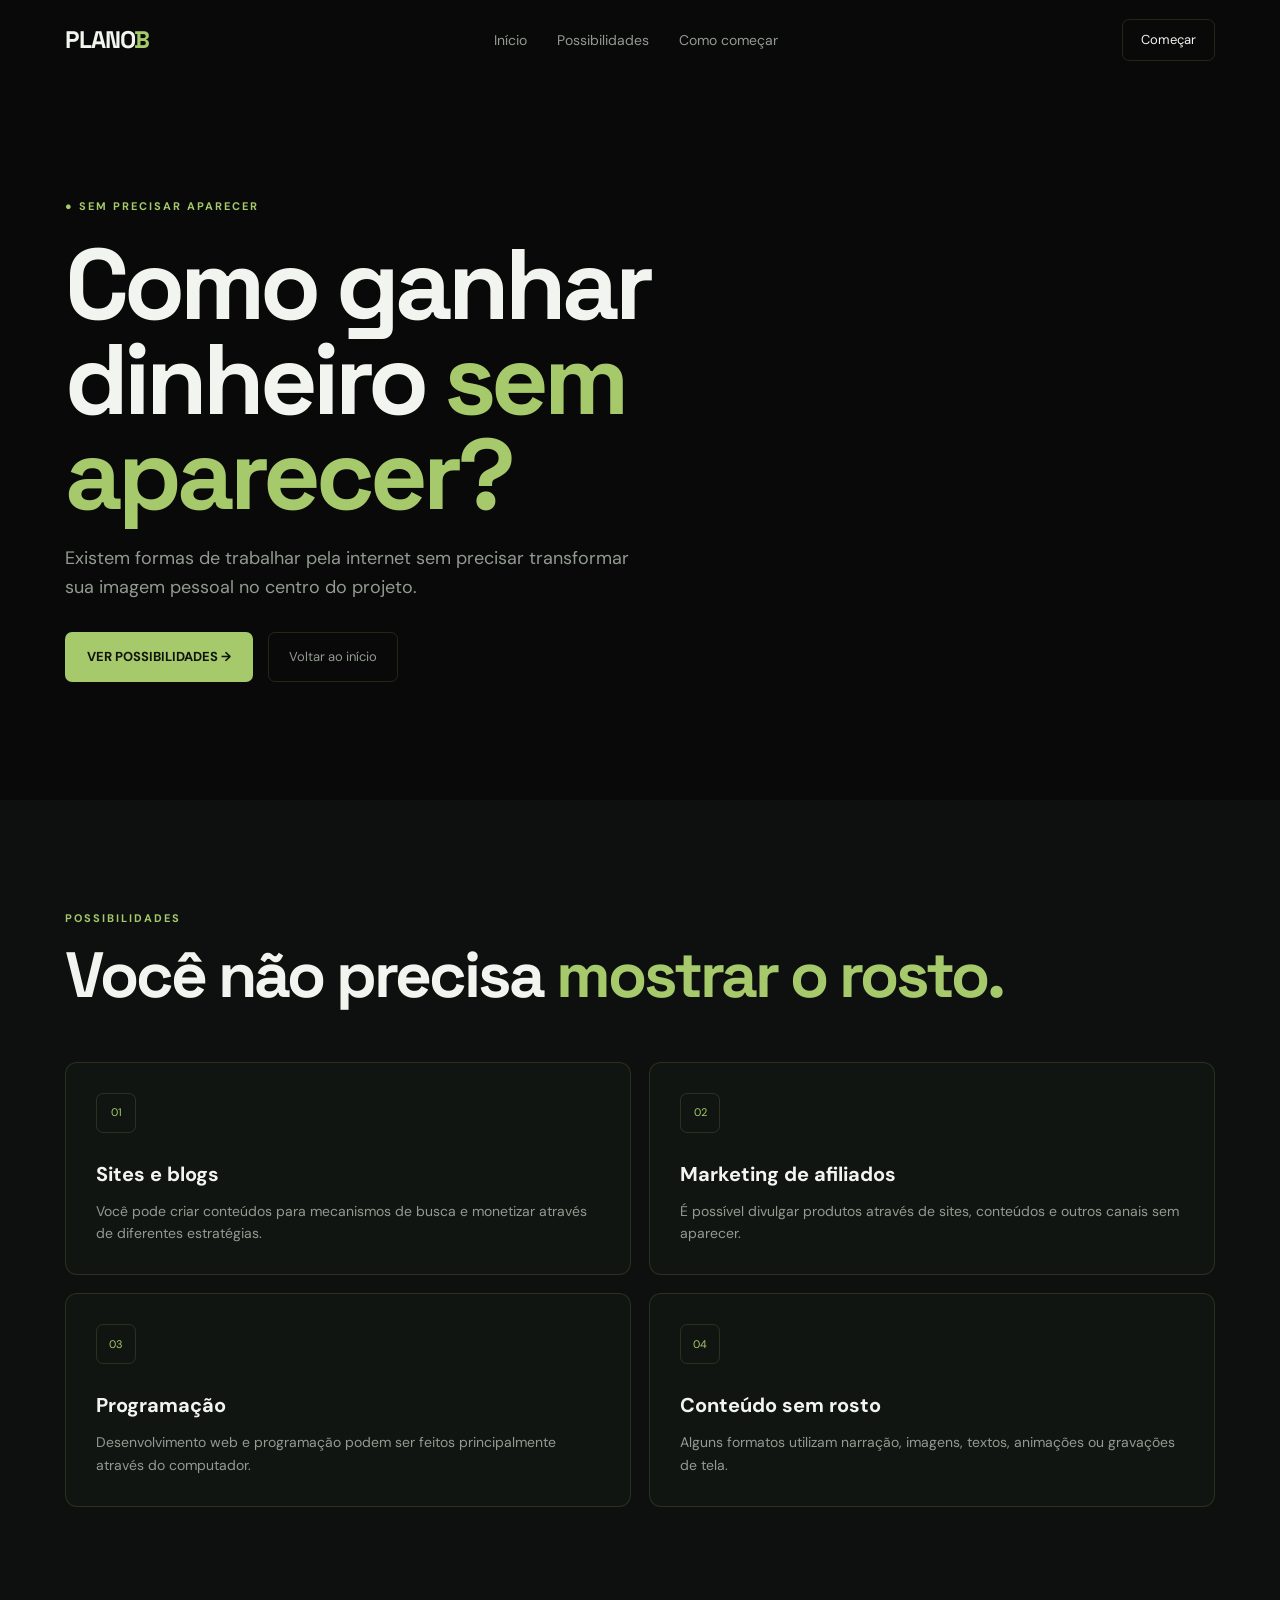
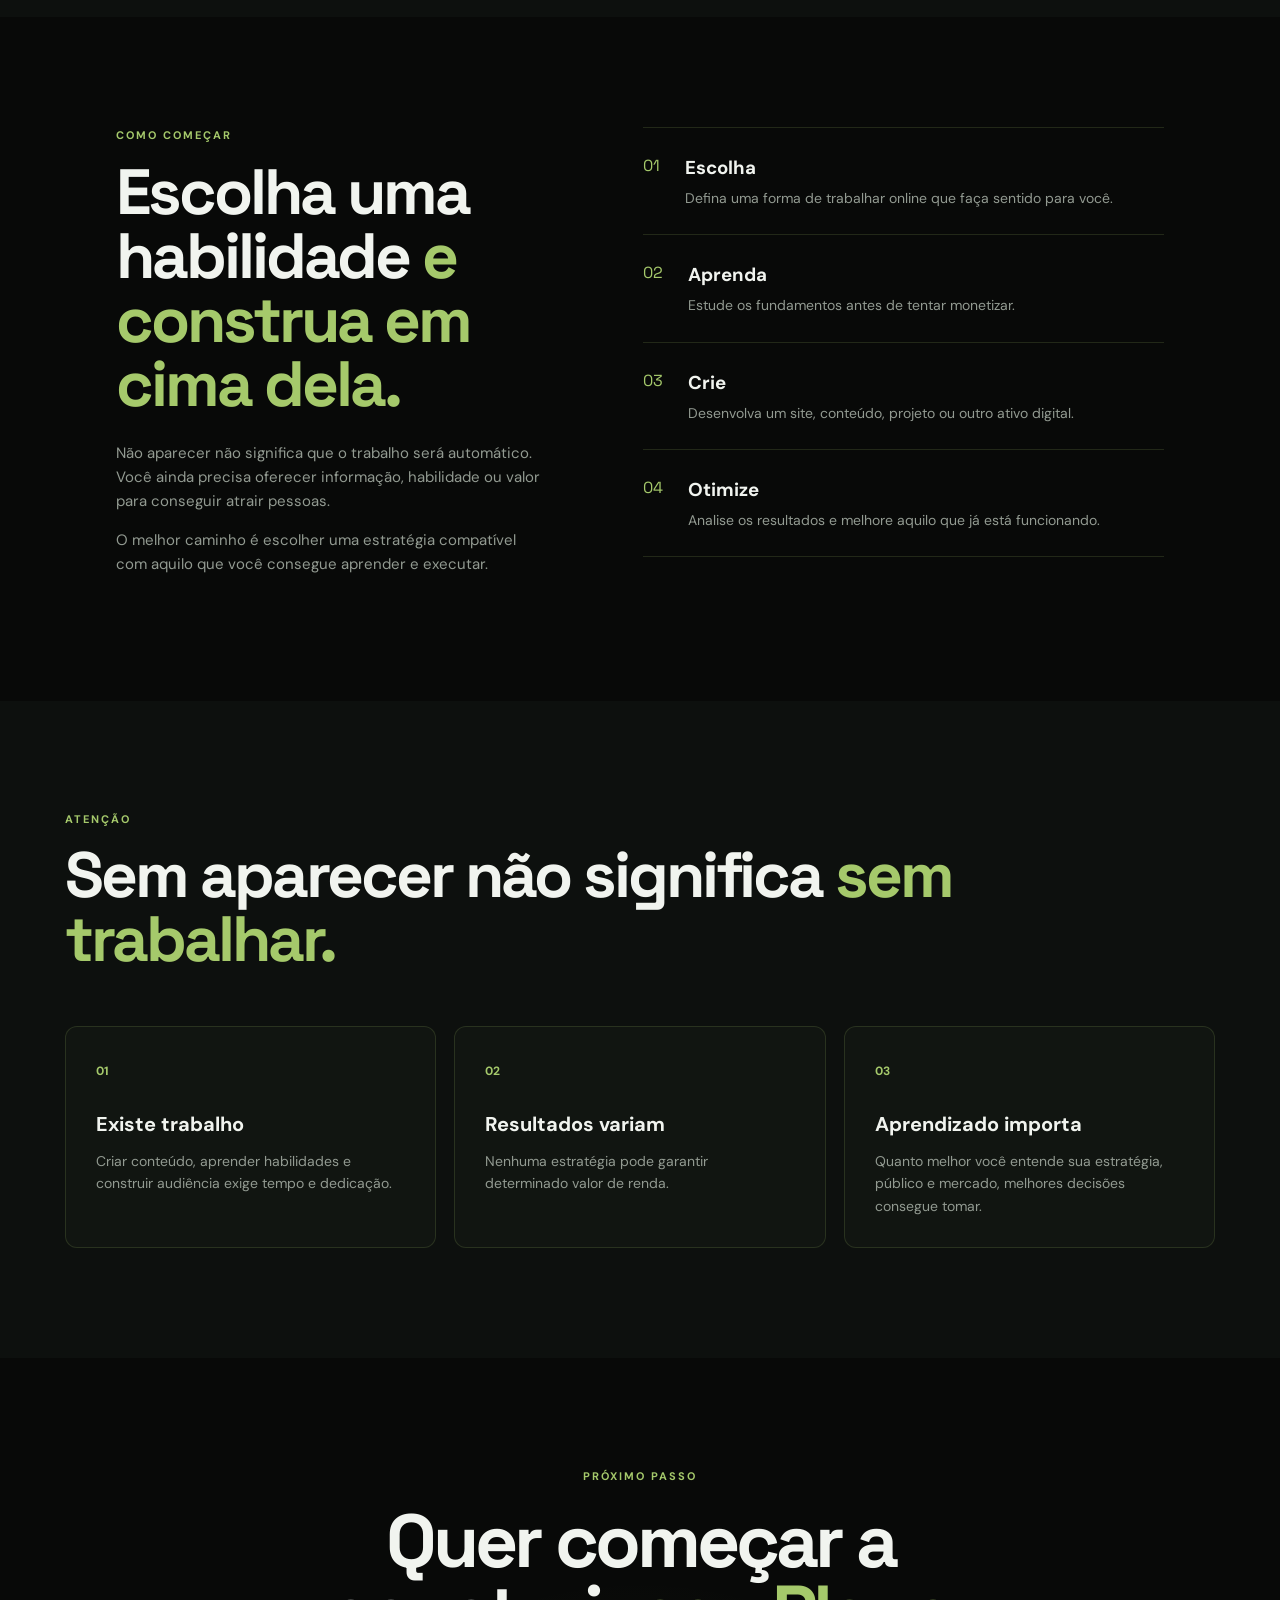
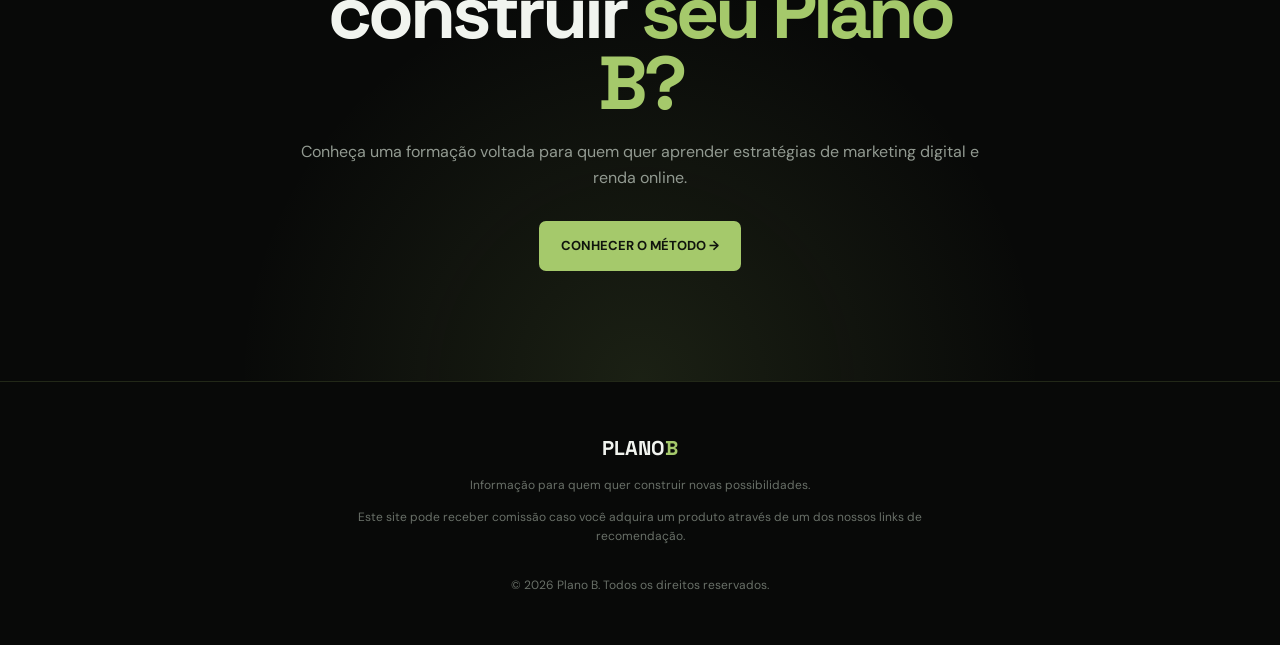
<file: como-ganhar-dinheiro-sem-aparecer.html>
<!DOCTYPE html><html lang="pt-BR">
<head>
  <meta charset="UTF-8">
  <meta name="viewport" content="width=device-width, initial-scale=1.0">  <title>Como Ganhar Dinheiro Online Sem Aparecer | Plano B</title>
  <meta name="description" content="Descubra formas de trabalhar e construir uma renda pela internet sem precisar aparecer em vídeos ou mostrar o rosto.">  <link rel="stylesheet" href="style.css">
</head><body>  <header>
    <nav class="navbar">  <a href="index.html" class="logo">
    PLANO<span>B</span>
  </a>

  <div class="nav-links">
    <a href="index.html">Início</a>
    <a href="#possibilidades">Possibilidades</a>
    <a href="#passos">Como começar</a>
  </div>

  <a href="index.html#curso" class="nav-button">
    Começar
  </a>

</nav>

  </header>  <main><section class="hero">

  <div class="hero-content">

    <div class="badge">
      ● SEM PRECISAR APARECER
    </div>

    <h1>
      Como ganhar dinheiro
      <span>sem aparecer?</span>
    </h1>

    <p>
      Existem formas de trabalhar pela internet sem precisar
      transformar sua imagem pessoal no centro do projeto.
    </p>

    <div class="hero-buttons">

      <a href="#possibilidades" class="primary-button">
        VER POSSIBILIDADES →
      </a>

      <a href="index.html" class="secondary-button">
        Voltar ao início
      </a>

    </div>

  </div>

</section>


<section id="possibilidades" class="benefits">

  <div class="section-label">
    POSSIBILIDADES
  </div>

  <h2>
    Você não precisa
    <span>mostrar o rosto.</span>
  </h2>


  <div class="benefit-grid">

    <article>

      <div class="icon">
        01
      </div>

      <h3>Sites e blogs</h3>

      <p>
        Você pode criar conteúdos para mecanismos de busca
        e monetizar através de diferentes estratégias.
      </p>

    </article>


    <article>

      <div class="icon">
        02
      </div>

      <h3>Marketing de afiliados</h3>

      <p>
        É possível divulgar produtos através de sites,
        conteúdos e outros canais sem aparecer.
      </p>

    </article>


    <article>

      <div class="icon">
        03
      </div>

      <h3>Programação</h3>

      <p>
        Desenvolvimento web e programação podem ser feitos
        principalmente através do computador.
      </p>

    </article>


    <article>

      <div class="icon">
        04
      </div>

      <h3>Conteúdo sem rosto</h3>

      <p>
        Alguns formatos utilizam narração, imagens, textos,
        animações ou gravações de tela.
      </p>

    </article>

  </div>

</section>


<section id="passos" class="method">

  <div class="method-text">

    <div class="section-label">
      COMO COMEÇAR
    </div>

    <h2>
      Escolha uma habilidade
      <span>e construa em cima dela.</span>
    </h2>

    <p>
      Não aparecer não significa que o trabalho será automático.
      Você ainda precisa oferecer informação, habilidade ou valor
      para conseguir atrair pessoas.
    </p>

    <p>
      O melhor caminho é escolher uma estratégia compatível
      com aquilo que você consegue aprender e executar.
    </p>

  </div>


  <div class="steps">

    <div class="step">

      <span>01</span>

      <div>
        <h3>Escolha</h3>

        <p>
          Defina uma forma de trabalhar online que faça sentido
          para você.
        </p>
      </div>

    </div>


    <div class="step">

      <span>02</span>

      <div>
        <h3>Aprenda</h3>

        <p>
          Estude os fundamentos antes de tentar monetizar.
        </p>
      </div>

    </div>


    <div class="step">

      <span>03</span>

      <div>
        <h3>Crie</h3>

        <p>
          Desenvolva um site, conteúdo, projeto ou outro ativo
          digital.
        </p>
      </div>

    </div>


    <div class="step">

      <span>04</span>

      <div>
        <h3>Otimize</h3>

        <p>
          Analise os resultados e melhore aquilo que já está
          funcionando.
        </p>
      </div>

    </div>

  </div>

</section>


<section class="problem">

  <div class="section-label">
    ATENÇÃO
  </div>

  <h2>
    Sem aparecer não significa
    <span>sem trabalhar.</span>
  </h2>


  <div class="problem-grid">

    <div class="problem-card">

      <strong>01</strong>

      <h3>Existe trabalho</h3>

      <p>
        Criar conteúdo, aprender habilidades e construir audiência
        exige tempo e dedicação.
      </p>

    </div>


    <div class="problem-card">

      <strong>02</strong>

      <h3>Resultados variam</h3>

      <p>
        Nenhuma estratégia pode garantir determinado valor de renda.
      </p>

    </div>


    <div class="problem-card">

      <strong>03</strong>

      <h3>Aprendizado importa</h3>

      <p>
        Quanto melhor você entende sua estratégia, público e mercado,
        melhores decisões consegue tomar.
      </p>

    </div>

  </div>

</section>


<section class="final-cta">

  <div class="final-content">

    <div class="section-label">
      PRÓXIMO PASSO
    </div>

    <h2>
      Quer começar a construir
      <span>seu Plano B?</span>
    </h2>

    <p>
      Conheça uma formação voltada para quem quer aprender
      estratégias de marketing digital e renda online.
    </p>

    <a
      href="index.html#curso"
      class="primary-button"
    >
      CONHECER O MÉTODO →
    </a>

  </div>

</section>

  </main>  <footer><div class="footer-logo">
  PLANO<span>B</span>
</div>

<p>
  Informação para quem quer construir novas possibilidades.
</p>

<p class="disclosure">
  Este site pode receber comissão caso você adquira um produto
  através de um dos nossos links de recomendação.
</p>

<p class="copyright">
  © 2026 Plano B. Todos os direitos reservados.
</p>

  </footer>  <script src="script.js"></script></body>
</html>
</file>
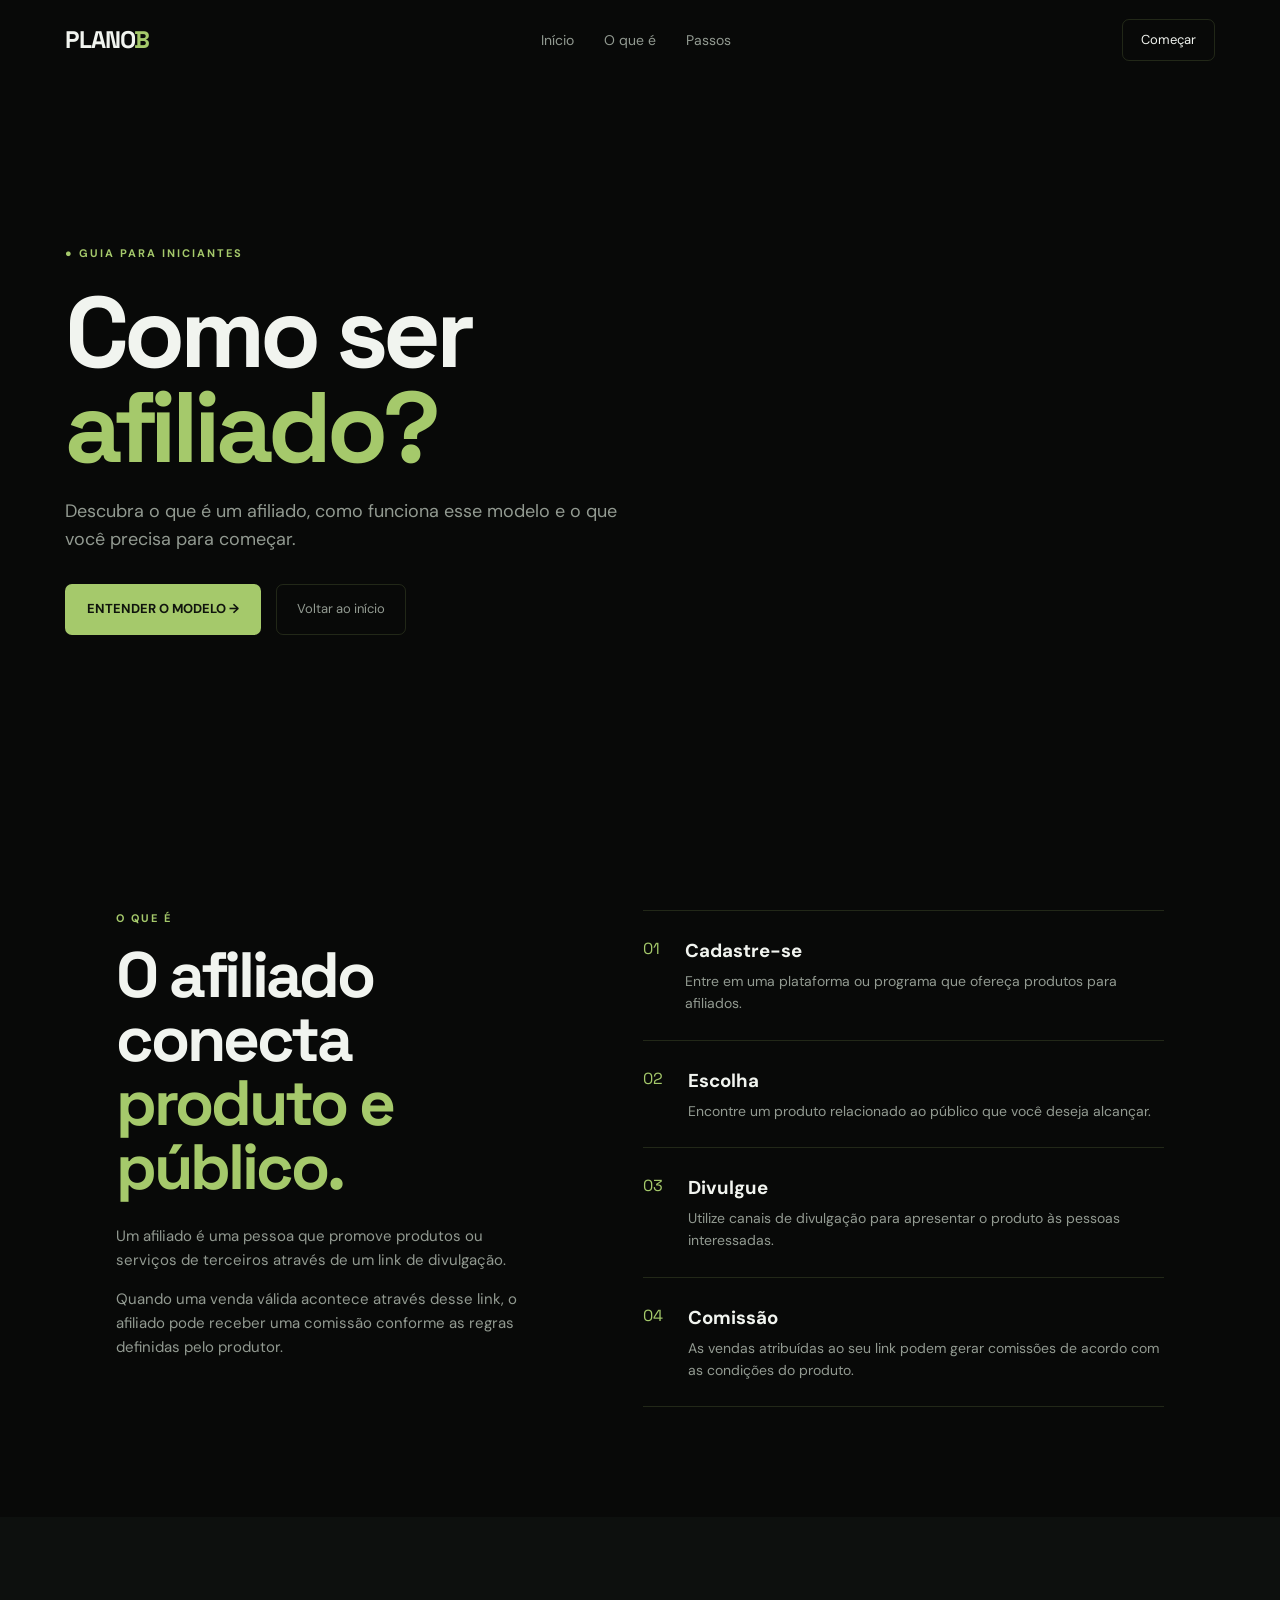
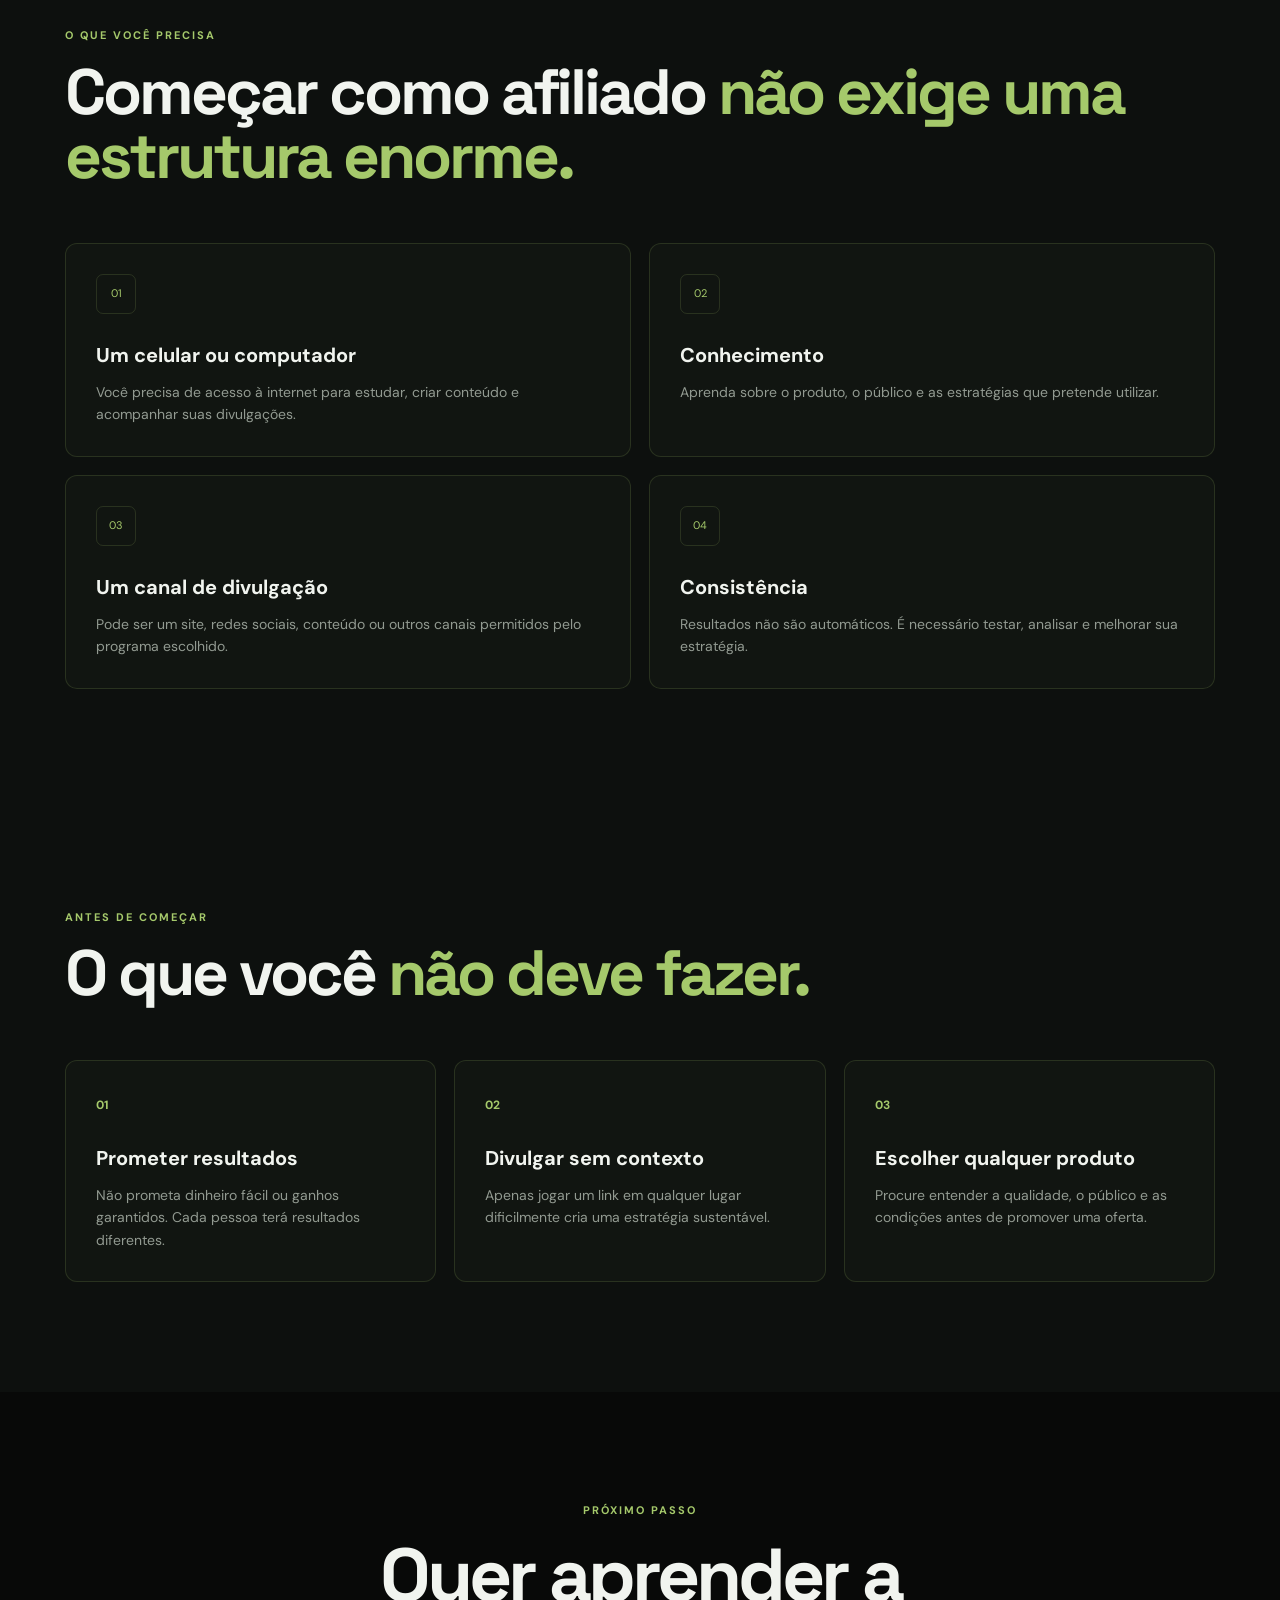
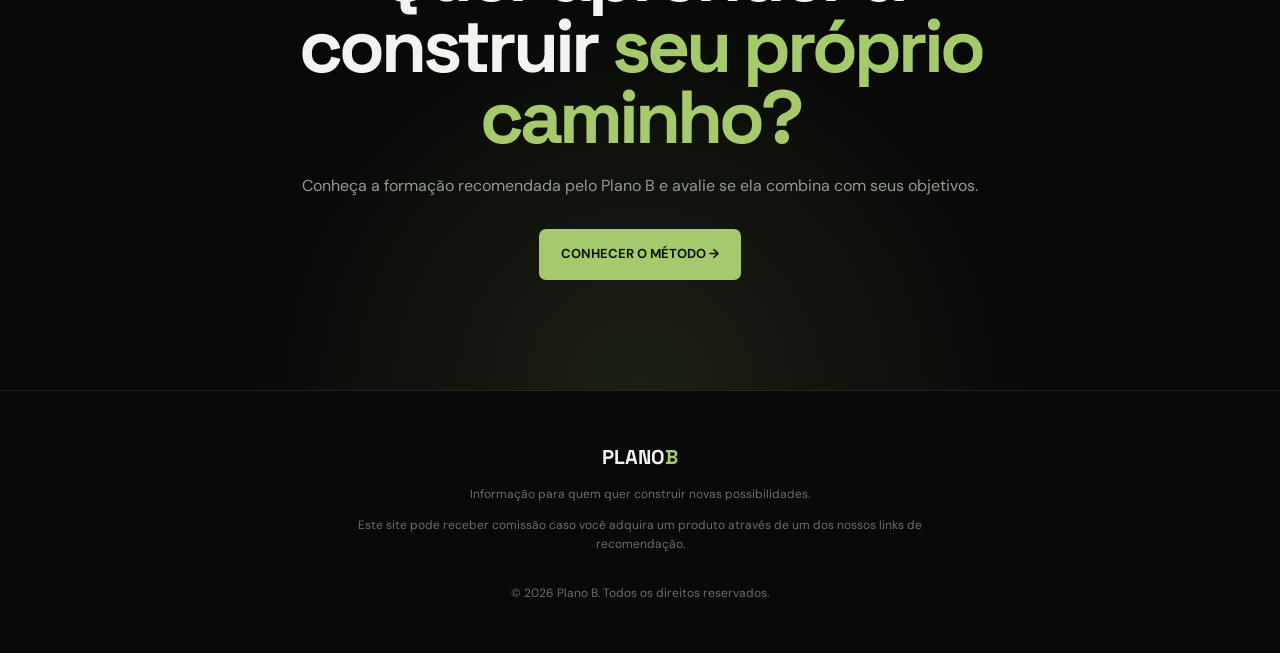
<file: como-ser-afiliado.html>
<!DOCTYPE html><html lang="pt-BR">
<head>
  <meta charset="UTF-8">
  <meta name="viewport" content="width=device-width, initial-scale=1.0">  <title>Como Ser Afiliado | Guia Para Iniciantes | Plano B</title>
  <meta name="description" content="Entenda como ser afiliado, como funciona a divulgação de produtos e quais são os primeiros passos para começar no marketing de afiliados.">  <link rel="stylesheet" href="style.css">
</head><body>  <header>
    <nav class="navbar">  <a href="index.html" class="logo">
    PLANO<span>B</span>
  </a>

  <div class="nav-links">
    <a href="index.html">Início</a>
    <a href="#o-que-e">O que é</a>
    <a href="#passos">Passos</a>
  </div>

  <a href="index.html#curso" class="nav-button">
    Começar
  </a>

</nav>

  </header>  <main><section class="hero">

  <div class="hero-content">

    <div class="badge">
      ● GUIA PARA INICIANTES
    </div>

    <h1>
      Como ser
      <span>afiliado?</span>
    </h1>

    <p>
      Descubra o que é um afiliado, como funciona esse modelo
      e o que você precisa para começar.
    </p>

    <div class="hero-buttons">

      <a href="#o-que-e" class="primary-button">
        ENTENDER O MODELO →
      </a>

      <a href="index.html" class="secondary-button">
        Voltar ao início
      </a>

    </div>

  </div>

</section>


<section id="o-que-e" class="method">

  <div class="method-text">

    <div class="section-label">
      O QUE É
    </div>

    <h2>
      O afiliado conecta
      <span>produto e público.</span>
    </h2>

    <p>
      Um afiliado é uma pessoa que promove produtos ou serviços
      de terceiros através de um link de divulgação.
    </p>

    <p>
      Quando uma venda válida acontece através desse link,
      o afiliado pode receber uma comissão conforme as regras
      definidas pelo produtor.
    </p>

  </div>


  <div class="steps">

    <div class="step">

      <span>01</span>

      <div>
        <h3>Cadastre-se</h3>

        <p>
          Entre em uma plataforma ou programa que ofereça
          produtos para afiliados.
        </p>
      </div>

    </div>


    <div class="step">

      <span>02</span>

      <div>
        <h3>Escolha</h3>

        <p>
          Encontre um produto relacionado ao público que
          você deseja alcançar.
        </p>
      </div>

    </div>


    <div class="step">

      <span>03</span>

      <div>
        <h3>Divulgue</h3>

        <p>
          Utilize canais de divulgação para apresentar o
          produto às pessoas interessadas.
        </p>
      </div>

    </div>


    <div class="step">

      <span>04</span>

      <div>
        <h3>Comissão</h3>

        <p>
          As vendas atribuídas ao seu link podem gerar
          comissões de acordo com as condições do produto.
        </p>
      </div>

    </div>

  </div>

</section>


<section id="passos" class="benefits">

  <div class="section-label">
    O QUE VOCÊ PRECISA
  </div>

  <h2>
    Começar como afiliado
    <span>não exige uma estrutura enorme.</span>
  </h2>


  <div class="benefit-grid">

    <article>

      <div class="icon">
        01
      </div>

      <h3>Um celular ou computador</h3>

      <p>
        Você precisa de acesso à internet para estudar,
        criar conteúdo e acompanhar suas divulgações.
      </p>

    </article>


    <article>

      <div class="icon">
        02
      </div>

      <h3>Conhecimento</h3>

      <p>
        Aprenda sobre o produto, o público e as estratégias
        que pretende utilizar.
      </p>

    </article>


    <article>

      <div class="icon">
        03
      </div>

      <h3>Um canal de divulgação</h3>

      <p>
        Pode ser um site, redes sociais, conteúdo ou outros
        canais permitidos pelo programa escolhido.
      </p>

    </article>


    <article>

      <div class="icon">
        04
      </div>

      <h3>Consistência</h3>

      <p>
        Resultados não são automáticos. É necessário testar,
        analisar e melhorar sua estratégia.
      </p>

    </article>

  </div>

</section>


<section class="problem">

  <div class="section-label">
    ANTES DE COMEÇAR
  </div>

  <h2>
    O que você
    <span>não deve fazer.</span>
  </h2>


  <div class="problem-grid">

    <div class="problem-card">

      <strong>01</strong>

      <h3>Prometer resultados</h3>

      <p>
        Não prometa dinheiro fácil ou ganhos garantidos.
        Cada pessoa terá resultados diferentes.
      </p>

    </div>


    <div class="problem-card">

      <strong>02</strong>

      <h3>Divulgar sem contexto</h3>

      <p>
        Apenas jogar um link em qualquer lugar dificilmente
        cria uma estratégia sustentável.
      </p>

    </div>


    <div class="problem-card">

      <strong>03</strong>

      <h3>Escolher qualquer produto</h3>

      <p>
        Procure entender a qualidade, o público e as condições
        antes de promover uma oferta.
      </p>

    </div>

  </div>

</section>


<section class="final-cta">

  <div class="final-content">

    <div class="section-label">
      PRÓXIMO PASSO
    </div>

    <h2>
      Quer aprender a construir
      <span>seu próprio caminho?</span>
    </h2>

    <p>
      Conheça a formação recomendada pelo Plano B e avalie
      se ela combina com seus objetivos.
    </p>

    <a
      href="index.html#curso"
      class="primary-button"
    >
      CONHECER O MÉTODO →
    </a>

  </div>

</section>

  </main>  <footer><div class="footer-logo">
  PLANO<span>B</span>
</div>

<p>
  Informação para quem quer construir novas possibilidades.
</p>

<p class="disclosure">
  Este site pode receber comissão caso você adquira um produto
  através de um dos nossos links de recomendação.
</p>

<p class="copyright">
  © 2026 Plano B. Todos os direitos reservados.
</p>

  </footer>  <script src="script.js"></script></body>
</html>
</file>
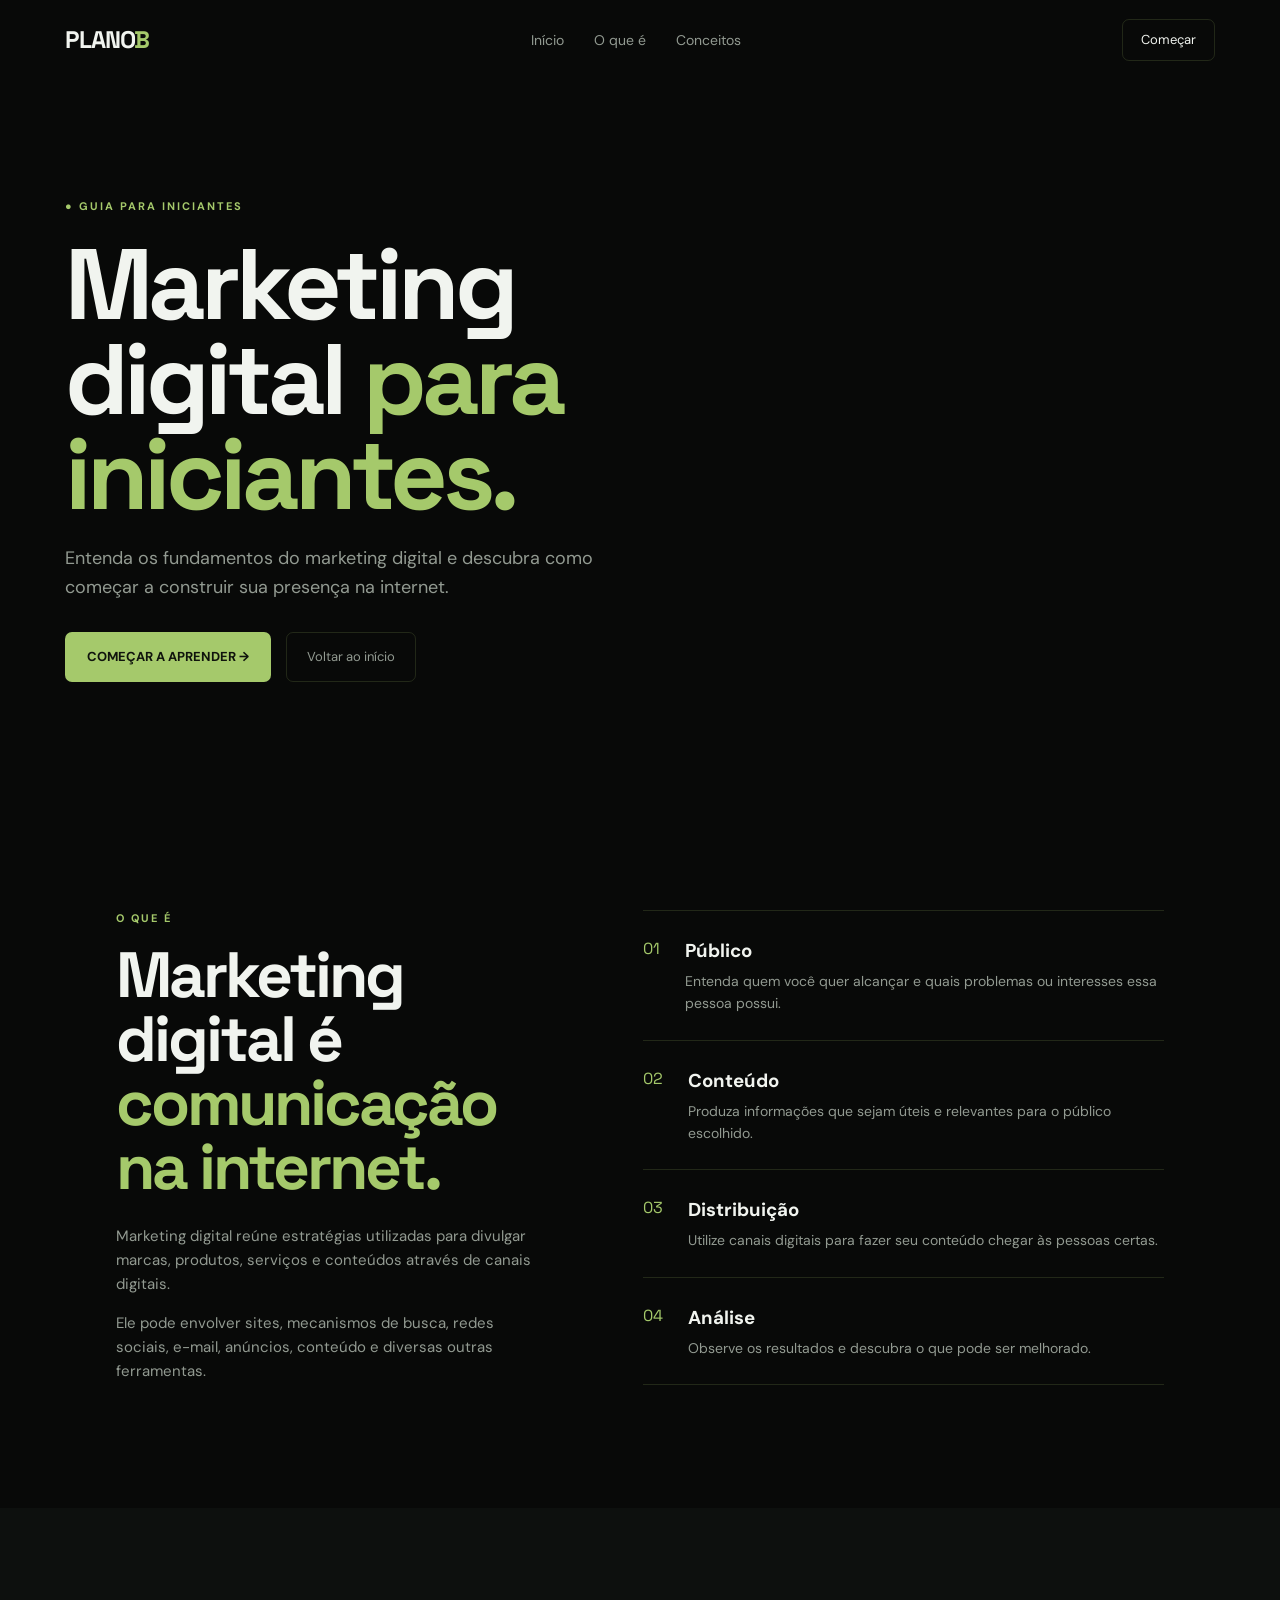
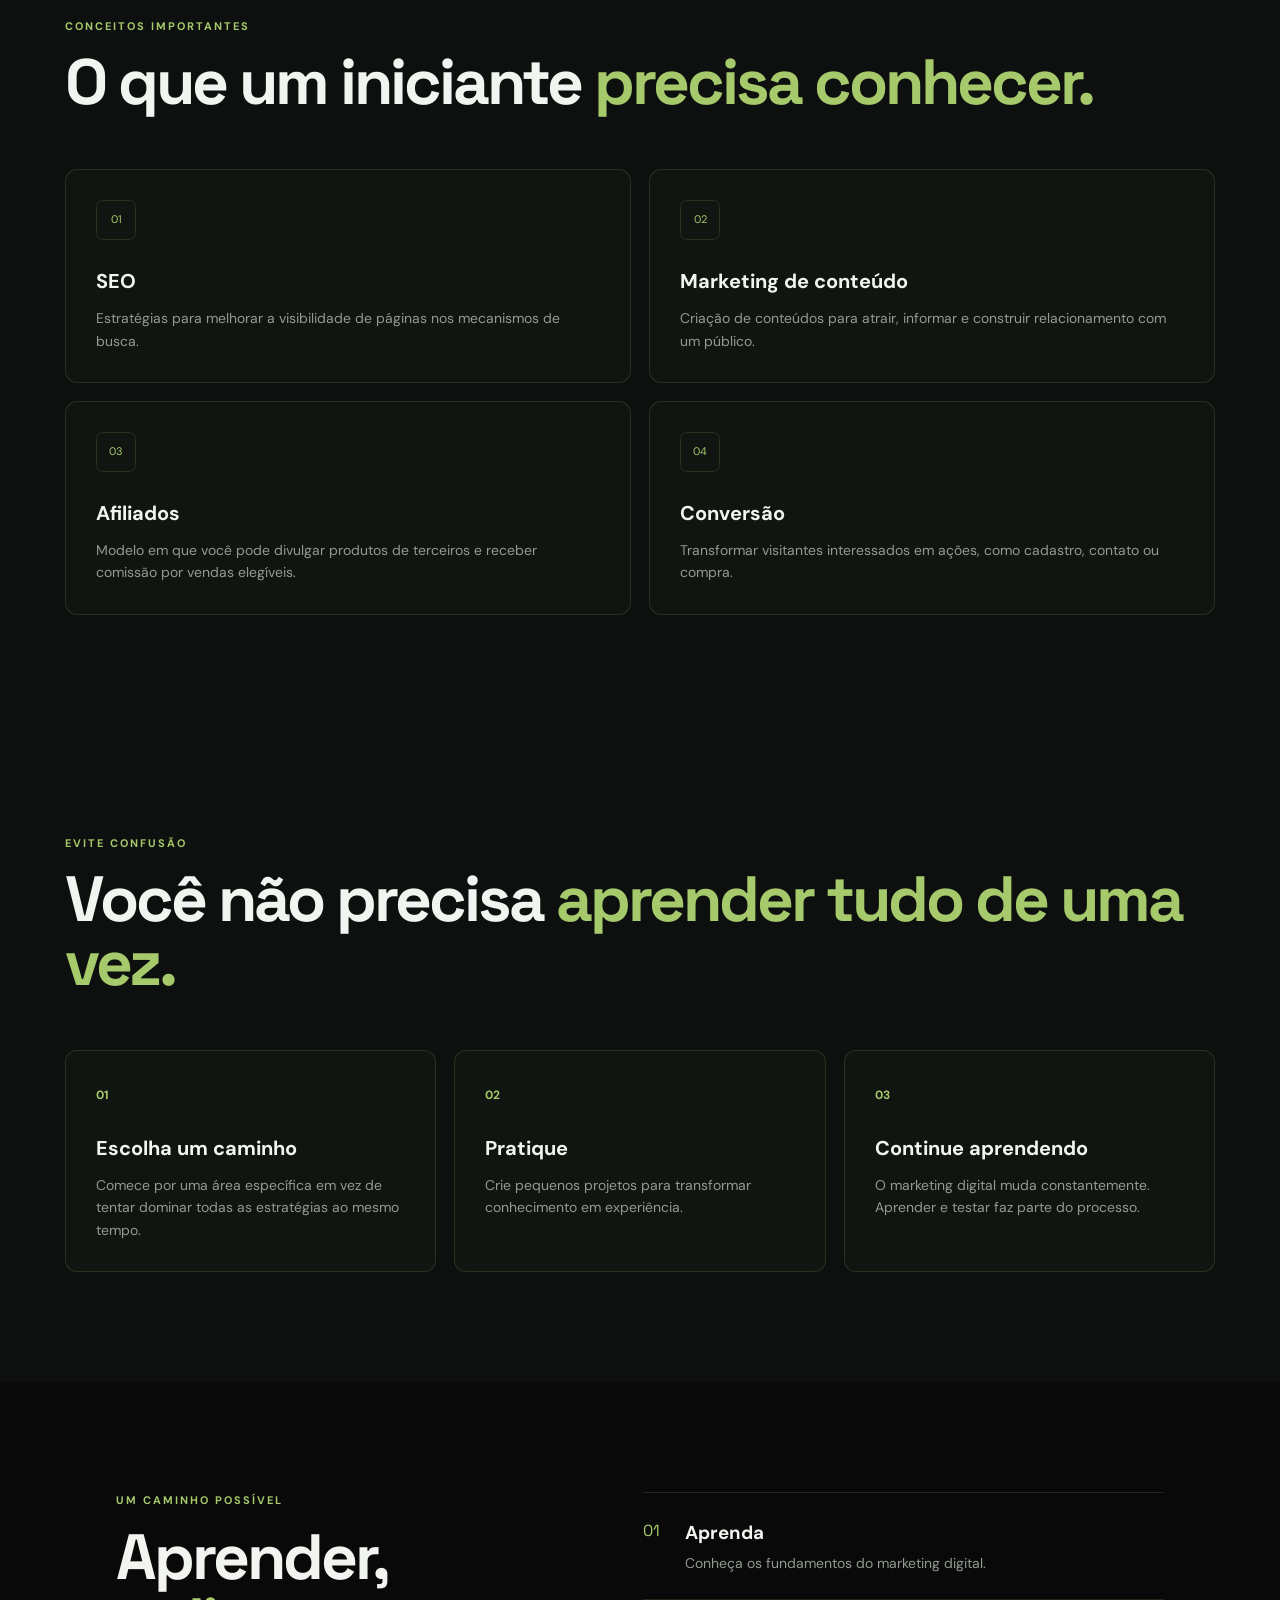
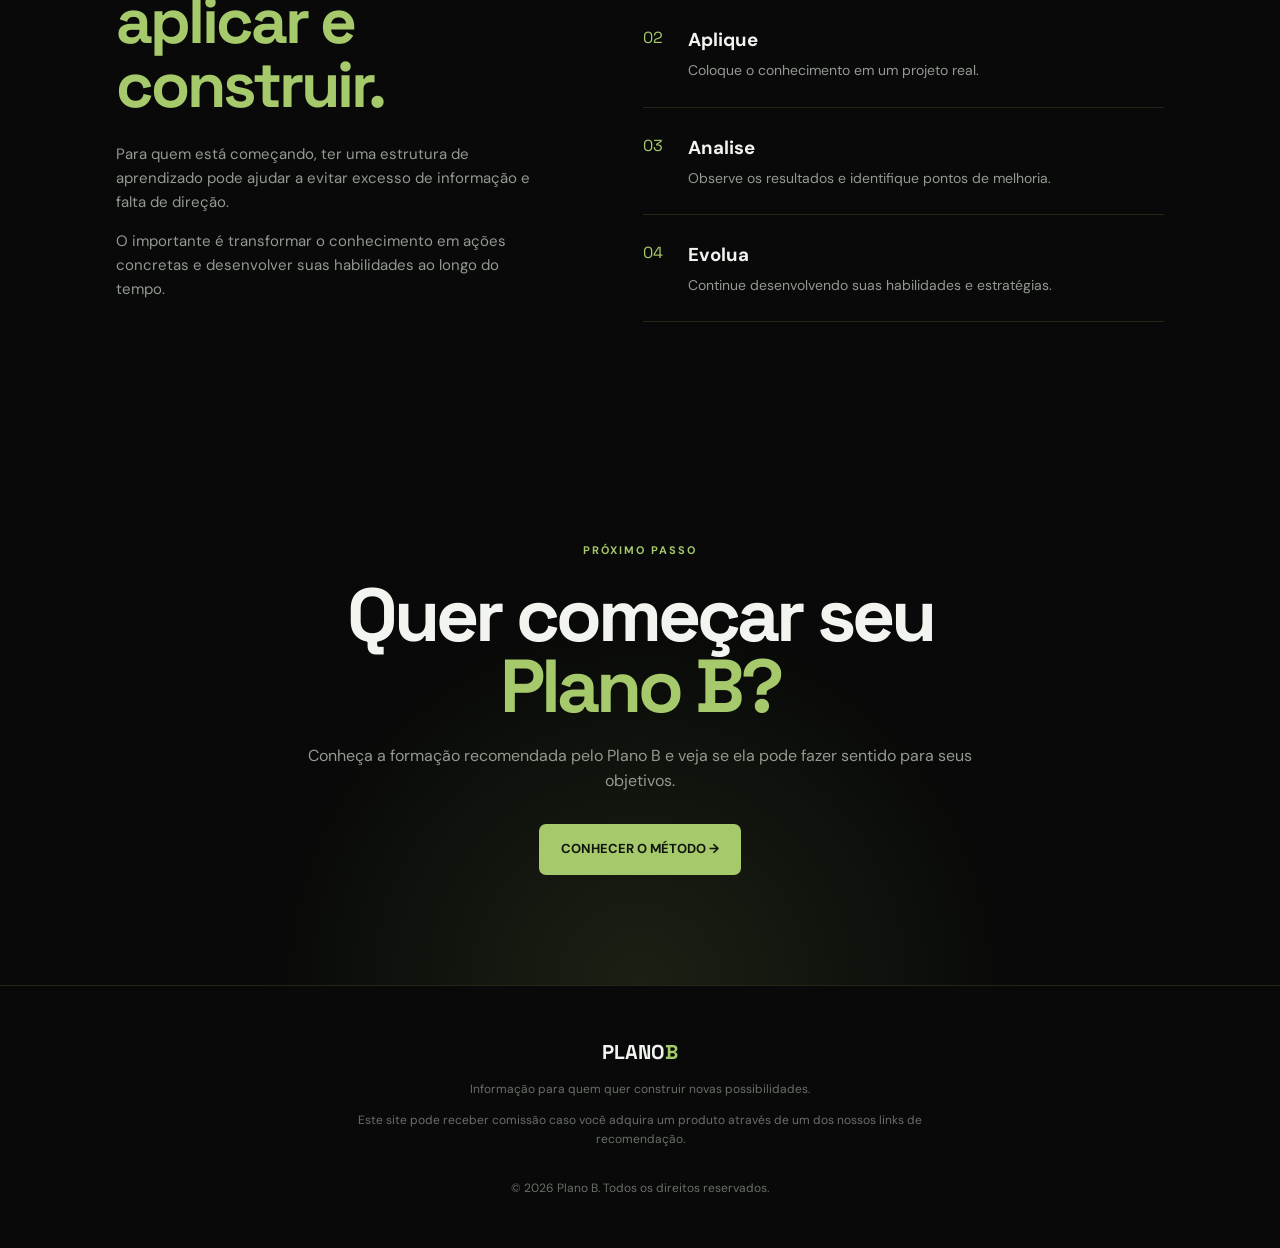
<file: marketing-digital-para-afiliados.html>
<!DOCTYPE html><html lang="pt-BR">
<head>
  <meta charset="UTF-8">
  <meta name="viewport" content="width=device-width, initial-scale=1.0">  <title>Marketing Digital para Iniciantes | Plano B</title>
  <meta name="description" content="Entenda o que é marketing digital, como começar do zero e quais conceitos você precisa conhecer para construir sua presença na internet.">  <link rel="stylesheet" href="style.css">
</head><body>  <header>
    <nav class="navbar">  <a href="index.html" class="logo">
    PLANO<span>B</span>
  </a>

  <div class="nav-links">
    <a href="index.html">Início</a>
    <a href="#o-que-e">O que é</a>
    <a href="#conceitos">Conceitos</a>
  </div>

  <a href="index.html#curso" class="nav-button">
    Começar
  </a>

</nav>

  </header>  <main><section class="hero">

  <div class="hero-content">

    <div class="badge">
      ● GUIA PARA INICIANTES
    </div>

    <h1>
      Marketing digital
      <span>para iniciantes.</span>
    </h1>

    <p>
      Entenda os fundamentos do marketing digital e descubra
      como começar a construir sua presença na internet.
    </p>

    <div class="hero-buttons">

      <a href="#o-que-e" class="primary-button">
        COMEÇAR A APRENDER →
      </a>

      <a href="index.html" class="secondary-button">
        Voltar ao início
      </a>

    </div>

  </div>

</section>


<section id="o-que-e" class="method">

  <div class="method-text">

    <div class="section-label">
      O QUE É
    </div>

    <h2>
      Marketing digital é
      <span>comunicação na internet.</span>
    </h2>

    <p>
      Marketing digital reúne estratégias utilizadas para
      divulgar marcas, produtos, serviços e conteúdos através
      de canais digitais.
    </p>

    <p>
      Ele pode envolver sites, mecanismos de busca, redes sociais,
      e-mail, anúncios, conteúdo e diversas outras ferramentas.
    </p>

  </div>


  <div class="steps">

    <div class="step">

      <span>01</span>

      <div>
        <h3>Público</h3>

        <p>
          Entenda quem você quer alcançar e quais problemas
          ou interesses essa pessoa possui.
        </p>
      </div>

    </div>


    <div class="step">

      <span>02</span>

      <div>
        <h3>Conteúdo</h3>

        <p>
          Produza informações que sejam úteis e relevantes
          para o público escolhido.
        </p>
      </div>

    </div>


    <div class="step">

      <span>03</span>

      <div>
        <h3>Distribuição</h3>

        <p>
          Utilize canais digitais para fazer seu conteúdo
          chegar às pessoas certas.
        </p>
      </div>

    </div>


    <div class="step">

      <span>04</span>

      <div>
        <h3>Análise</h3>

        <p>
          Observe os resultados e descubra o que pode ser
          melhorado.
        </p>
      </div>

    </div>

  </div>

</section>


<section id="conceitos" class="benefits">

  <div class="section-label">
    CONCEITOS IMPORTANTES
  </div>

  <h2>
    O que um iniciante
    <span>precisa conhecer.</span>
  </h2>


  <div class="benefit-grid">

    <article>

      <div class="icon">
        01
      </div>

      <h3>SEO</h3>

      <p>
        Estratégias para melhorar a visibilidade de páginas
        nos mecanismos de busca.
      </p>

    </article>


    <article>

      <div class="icon">
        02
      </div>

      <h3>Marketing de conteúdo</h3>

      <p>
        Criação de conteúdos para atrair, informar e construir
        relacionamento com um público.
      </p>

    </article>


    <article>

      <div class="icon">
        03
      </div>

      <h3>Afiliados</h3>

      <p>
        Modelo em que você pode divulgar produtos de terceiros
        e receber comissão por vendas elegíveis.
      </p>

    </article>


    <article>

      <div class="icon">
        04
      </div>

      <h3>Conversão</h3>

      <p>
        Transformar visitantes interessados em ações,
        como cadastro, contato ou compra.
      </p>

    </article>

  </div>

</section>


<section class="problem">

  <div class="section-label">
    EVITE CONFUSÃO
  </div>

  <h2>
    Você não precisa
    <span>aprender tudo de uma vez.</span>
  </h2>


  <div class="problem-grid">

    <div class="problem-card">

      <strong>01</strong>

      <h3>Escolha um caminho</h3>

      <p>
        Comece por uma área específica em vez de tentar
        dominar todas as estratégias ao mesmo tempo.
      </p>

    </div>


    <div class="problem-card">

      <strong>02</strong>

      <h3>Pratique</h3>

      <p>
        Crie pequenos projetos para transformar conhecimento
        em experiência.
      </p>

    </div>


    <div class="problem-card">

      <strong>03</strong>

      <h3>Continue aprendendo</h3>

      <p>
        O marketing digital muda constantemente. Aprender e
        testar faz parte do processo.
      </p>

    </div>

  </div>

</section>


<section class="method">

  <div class="method-text">

    <div class="section-label">
      UM CAMINHO POSSÍVEL
    </div>

    <h2>
      Aprender,
      <span>aplicar e construir.</span>
    </h2>

    <p>
      Para quem está começando, ter uma estrutura de aprendizado
      pode ajudar a evitar excesso de informação e falta de direção.
    </p>

    <p>
      O importante é transformar o conhecimento em ações concretas
      e desenvolver suas habilidades ao longo do tempo.
    </p>

  </div>


  <div class="steps">

    <div class="step">

      <span>01</span>

      <div>
        <h3>Aprenda</h3>

        <p>
          Conheça os fundamentos do marketing digital.
        </p>
      </div>

    </div>


    <div class="step">

      <span>02</span>

      <div>
        <h3>Aplique</h3>

        <p>
          Coloque o conhecimento em um projeto real.
        </p>
      </div>

    </div>


    <div class="step">

      <span>03</span>

      <div>
        <h3>Analise</h3>

        <p>
          Observe os resultados e identifique pontos de melhoria.
        </p>
      </div>

    </div>


    <div class="step">

      <span>04</span>

      <div>
        <h3>Evolua</h3>

        <p>
          Continue desenvolvendo suas habilidades e estratégias.
        </p>
      </div>

    </div>

  </div>

</section>


<section class="final-cta">

  <div class="final-content">

    <div class="section-label">
      PRÓXIMO PASSO
    </div>

    <h2>
      Quer começar seu
      <span>Plano B?</span>
    </h2>

    <p>
      Conheça a formação recomendada pelo Plano B e veja
      se ela pode fazer sentido para seus objetivos.
    </p>

    <a
      href="index.html#curso"
      class="primary-button"
    >
      CONHECER O MÉTODO →
    </a>

  </div>

</section>

  </main>  <footer><div class="footer-logo">
  PLANO<span>B</span>
</div>

<p>
  Informação para quem quer construir novas possibilidades.
</p>

<p class="disclosure">
  Este site pode receber comissão caso você adquira um produto
  através de um dos nossos links de recomendação.
</p>

<p class="copyright">
  © 2026 Plano B. Todos os direitos reservados.
</p>

  </footer>  <script src="script.js"></script></body>
</html>
</file>
<file: style.css>
@import url('https://fonts.googleapis.com/css2?family=DM+Sans:wght@400;500;600;700&family=Space+Grotesk:wght@400;500;600;700&display=swap');

:root {
  --bg: #080908;
  --bg2: #0d100e;
  --card: #111511;
  --card2: #151a15;
  --text: #f1f4ef;
  --muted: #929a91;
  --green: #a5c96b;
  --green2: #c2e582;
  --border: rgba(165, 201, 107, .16);
}

* {
  margin: 0;
  padding: 0;
  box-sizing: border-box;
}

html {
  scroll-behavior: smooth;
}

body {
  background: var(--bg);
  color: var(--text);
  font-family: "DM Sans", sans-serif;
  line-height: 1.6;
}

a {
  color: inherit;
  text-decoration: none;
}

.navbar {
  width: min(1150px, 92%);
  margin: auto;
  height: 80px;
  display: flex;
  align-items: center;
  justify-content: space-between;
}

.logo {
  font-family: "Space Grotesk", sans-serif;
  font-size: 24px;
  font-weight: 700;
  letter-spacing: -1px;
}

.logo span,
.footer-logo span {
  color: var(--green);
}

.nav-links {
  display: flex;
  gap: 30px;
}

.nav-links a {
  color: var(--muted);
  font-size: 14px;
  transition: .2s;
}

.nav-links a:hover {
  color: var(--text);
}

.nav-button {
  border: 1px solid var(--border);
  padding: 10px 18px;
  border-radius: 7px;
  font-size: 13px;
}

.hero {
  min-height: 720px;
  width: min(1150px, 92%);
  margin: auto;
  display: grid;
  grid-template-columns: 1.15fr .85fr;
  align-items: center;
  gap: 70px;
  padding: 80px 0;
}

.badge,
.section-label,
.offer-tag {
  color: var(--green);
  font-size: 11px;
  letter-spacing: 2px;
  font-weight: 700;
}

.hero h1 {
  font-family: "Space Grotesk", sans-serif;
  font-size: clamp(58px, 8vw, 100px);
  line-height: .95;
  letter-spacing: -5px;
  margin: 22px 0;
}

.hero h1 span,
h2 span {
  color: var(--green);
}

.hero p {
  color: var(--muted);
  max-width: 570px;
  font-size: 18px;
  margin-bottom: 30px;
}

.hero-buttons {
  display: flex;
  align-items: center;
  gap: 15px;
  flex-wrap: wrap;
}

.primary-button,
.offer-button {
  display: inline-block;
  background: var(--green);
  color: #10140d;
  padding: 15px 22px;
  border-radius: 7px;
  font-weight: 700;
  font-size: 13px;
  transition: .25s;
}

.primary-button:hover,
.offer-button:hover {
  background: var(--green2);
  transform: translateY(-2px);
}

.secondary-button {
  padding: 14px 20px;
  border: 1px solid var(--border);
  border-radius: 7px;
  color: var(--muted);
  font-size: 13px;
}

.trust {
  display: flex;
  gap: 18px;
  margin-top: 25px;
  color: #747c73;
  font-size: 12px;
  flex-wrap: wrap;
}

.hero-card {
  min-height: 430px;
  padding: 35px;
  background:
    radial-gradient(circle at 80% 20%, rgba(165,201,107,.18), transparent 30%),
    var(--card);
  border: 1px solid var(--border);
  border-radius: 20px;
  position: relative;
  overflow: hidden;
}

.card-top {
  display: flex;
  justify-content: space-between;
  color: var(--muted);
  font-size: 11px;
  letter-spacing: 2px;
}

.circle {
  position: absolute;
  width: 260px;
  height: 260px;
  border: 1px solid rgba(165,201,107,.2);
  border-radius: 50%;
  right: -80px;
  top: 60px;
}

.hero-card h3 {
  position: relative;
  z-index: 2;
  font-family: "Space Grotesk", sans-serif;
  font-size: 42px;
  line-height: 1.05;
  margin-top: 38px;
}

.hero-card h3:nth-of-type(2) {
  color: var(--green);
}

.hero-card .line {
  width: 60px;
  height: 2px;
  background: var(--green);
  margin: 35px 0 18px;
}

.hero-card p {
  font-size: 14px;
  max-width: 270px;
  color: var(--muted);
}

section {
  padding: 110px 4%;
}

section > h2,
.section-label,
.problem-grid,
.method,
.benefit-grid,
.audience-grid,
.faq-list {
  max-width: 1150px;
  margin-left: auto;
  margin-right: auto;
}

section > h2 {
  font-family: "Space Grotesk", sans-serif;
  font-size: clamp(40px, 5vw, 65px);
  line-height: 1;
  letter-spacing: -3px;
  margin-top: 15px;
  margin-bottom: 55px;
}

.problem {
  background: var(--bg2);
}

.problem-grid {
  display: grid;
  grid-template-columns: repeat(3, 1fr);
  gap: 18px;
}

.problem-card,
.benefit-grid article {
  background: var(--card);
  border: 1px solid var(--border);
  padding: 30px;
  border-radius: 12px;
}

.problem-card strong {
  color: var(--green);
  font-size: 12px;
}

.problem-card h3,
.benefit-grid h3 {
  margin: 25px 0 10px;
  font-size: 20px;
}

.problem-card p,
.benefit-grid p {
  color: var(--muted);
  font-size: 14px;
}

.method {
  display: grid;
  grid-template-columns: .9fr 1.1fr;
  gap: 100px;
  padding-left: 4%;
  padding-right: 4%;
}

.method-text h2 {
  font-family: "Space Grotesk", sans-serif;
  font-size: clamp(42px, 5vw, 65px);
  line-height: 1;
  letter-spacing: -3px;
  margin: 15px 0 25px;
}

.method-text p {
  color: var(--muted);
  margin-bottom: 15px;
  font-size: 15px;
}

.steps {
  border-top: 1px solid var(--border);
}

.step {
  display: flex;
  gap: 25px;
  padding: 25px 0;
  border-bottom: 1px solid var(--border);
}

.step > span {
  color: var(--green);
  font-family: "Space Grotesk", sans-serif;
}

.step h3 {
  margin-bottom: 4px;
}

.step p {
  color: var(--muted);
  font-size: 14px;
}

.benefits {
  background: var(--bg2);
}

.benefit-grid {
  display: grid;
  grid-template-columns: repeat(2, 1fr);
  gap: 18px;
}

.icon {
  width: 40px;
  height: 40px;
  display: grid;
  place-items: center;
  border: 1px solid var(--border);
  border-radius: 7px;
  color: var(--green);
  font-size: 11px;
}

.offer {
  padding-top: 140px;
  padding-bottom: 140px;
}

.offer-box {
  width: min(850px, 92%);
  margin: auto;
  padding: 60px;
  text-align: center;
  background:
    radial-gradient(circle at 50% 0%, rgba(165,201,107,.13), transparent 45%),
    var(--card);
  border: 1px solid var(--border);
  border-radius: 18px;
}

.offer-box h2 {
  font-family: "Space Grotesk", sans-serif;
  font-size: clamp(40px, 6vw, 65px);
  line-height: 1;
  letter-spacing: -3px;
  margin: 18px 0;
}

.offer-box > p {
  max-width: 600px;
  margin: 0 auto 30px;
  color: var(--muted);
}

.offer-list {
  max-width: 400px;
  margin: 0 auto 35px;
  text-align: left;
  color: #c4ccc1;
  font-size: 14px;
}

.offer-list div {
  padding: 8px 0;
}

.offer-button {
  font-size: 14px;
  padding: 17px 30px;
}

.offer-box small {
  display: block;
  color: #666d65;
  margin-top: 15px;
}

.audience-grid {
  display: grid;
  grid-template-columns: 1fr 1fr;
  gap: 20px;
}

.yes,
.no {
  padding: 35px;
  border: 1px solid var(--border);
  border-radius: 12px;
  background: var(--card);
}

.yes h3 {
  color: var(--green);
}

.no h3 {
  color: #b5b8b3;
}

.yes p,
.no p {
  color: var(--muted);
  padding-top: 15px;
  font-size: 14px;
}

.faq {
  background: var(--bg2);
}

.faq-list {
  border-top: 1px solid var(--border);
}

details {
  border-bottom: 1px solid var(--border);
  padding: 24px 0;
}

summary {
  cursor: pointer;
  font-weight: 600;
}

details p {
  color: var(--muted);
  max-width: 750px;
  margin-top: 15px;
  font-size: 14px;
}

.final-cta {
  text-align: center;
  background:
    radial-gradient(circle at 50% 100%, rgba(165,201,107,.12), transparent 45%),
    var(--bg);
}

.final-content {
  max-width: 700px;
  margin: auto;
}

.final-content h2 {
  font-family: "Space Grotesk", sans-serif;
  font-size: clamp(45px, 7vw, 75px);
  line-height: .95;
  letter-spacing: -4px;
  margin: 20px 0;
}

.final-content p {
  color: var(--muted);
  margin-bottom: 30px;
}

footer {
  border-top: 1px solid var(--border);
  padding: 50px 4%;
  text-align: center;
}

.footer-logo {
  font-family: "Space Grotesk", sans-serif;
  font-weight: 700;
  font-size: 20px;
}

footer > p {
  color: #697068;
  font-size: 12px;
  margin-top: 12px;
}

.disclosure {
  max-width: 600px;
  margin-left: auto !important;
  margin-right: auto !important;
}

.copyright {
  margin-top: 30px !important;
}


/* RESPONSIVO */

@media (max-width: 850px) {

  .nav-links {
    display: none;
  }

  .hero {
    grid-template-columns: 1fr;
    padding-top: 60px;
  }

  .hero-card {
    min-height: 360px;
  }

  .problem-grid {
    grid-template-columns: 1fr;
  }

  .method {
    grid-template-columns: 1fr;
    gap: 50px;
  }

  .benefit-grid {
    grid-template-columns: 1fr;
  }

  .audience-grid {
    grid-template-columns: 1fr;
  }

  .offer-box {
    padding: 40px 25px;
  }

}

@media (max-width: 500px) {

  .navbar {
    height: 70px;
  }

  .nav-button {
    display: none;
  }

  .hero h1 {
    font-size: 58px;
    letter-spacing: -3px;
  }

  section {
    padding-top: 80px;
    padding-bottom: 80px;
  }

  section > h2 {
    font-size: 43px;
    letter-spacing: -2px;
  }

  .hero-card {
    padding: 25px;
  }

  .hero-card h3 {
    font-size: 35px;
  }

  .trust {
    flex-direction: column;
    gap: 5px;
  }

}
.hidden {
  opacity: 0;
  transform: translateY(25px);
  transition: opacity .6s ease, transform .6s ease;
}

.visible {
  opacity: 1;
  transform: translateY(0);
  }
</file>
